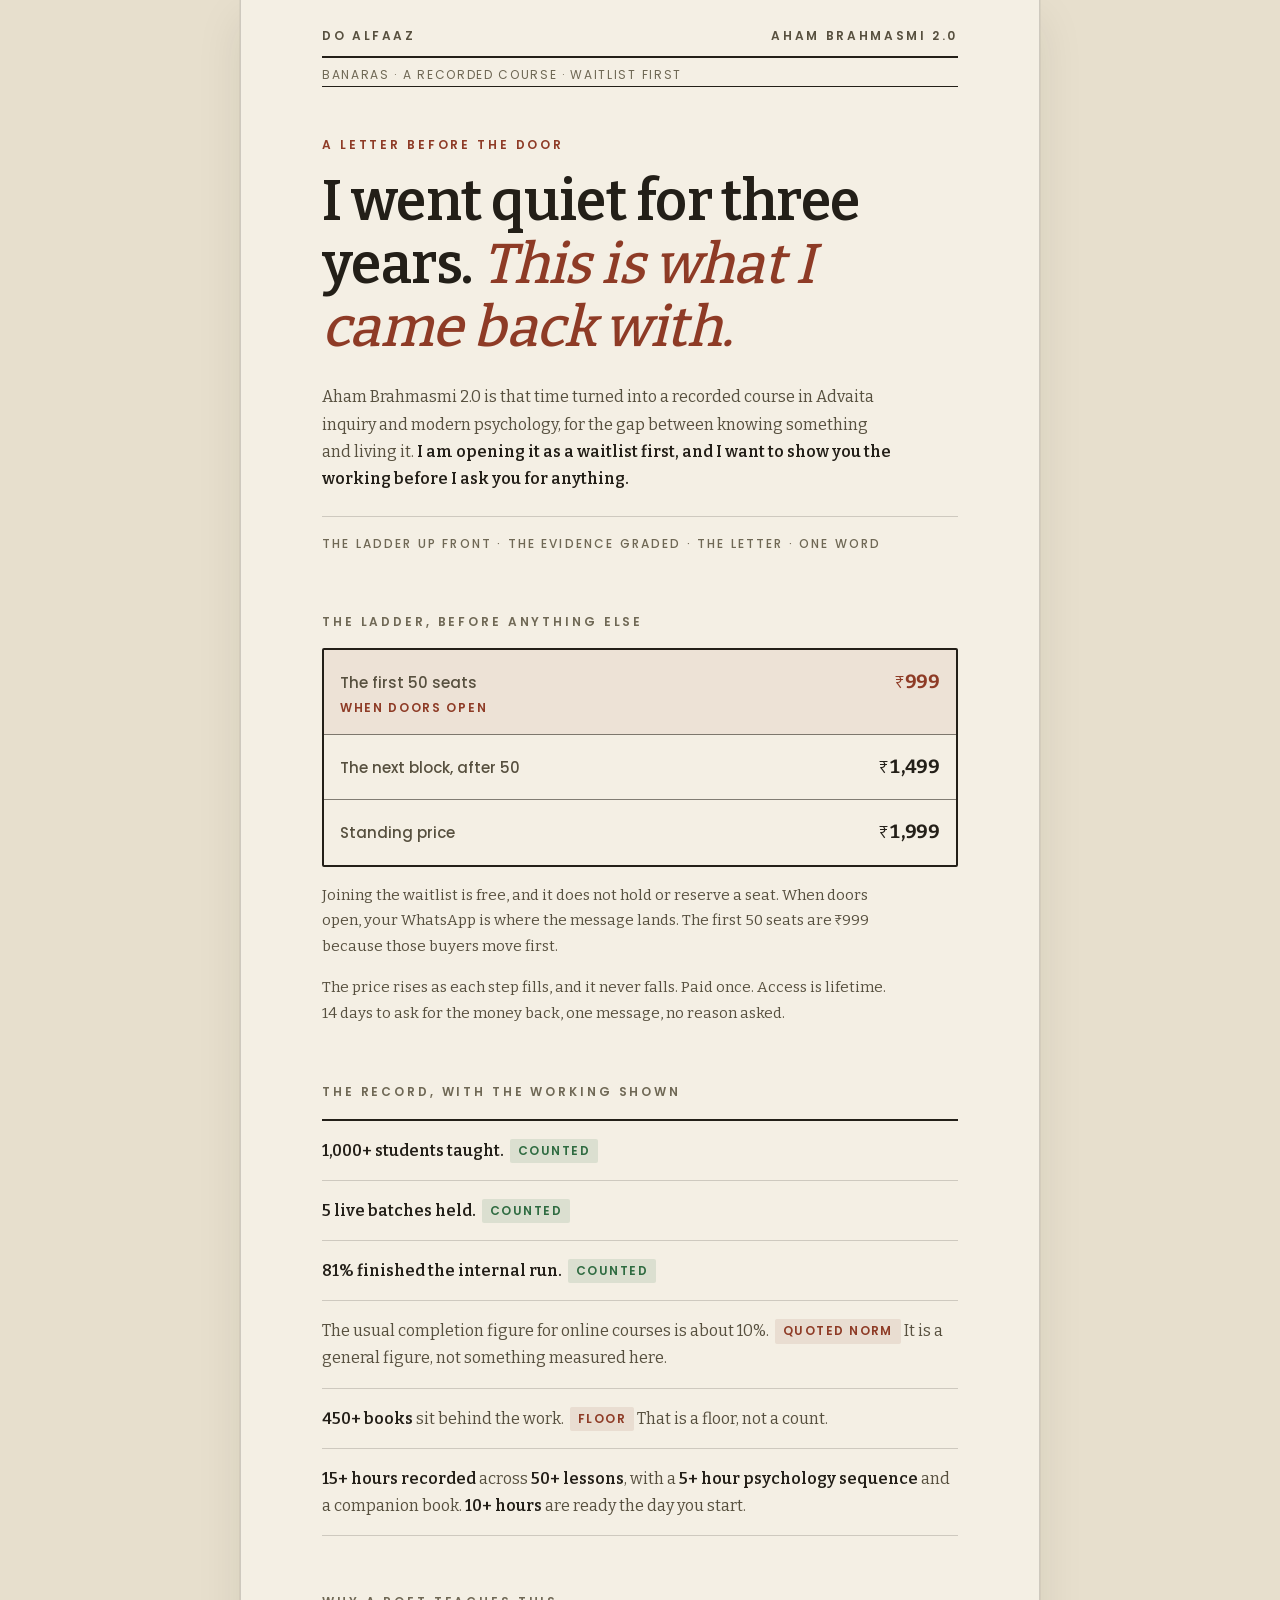
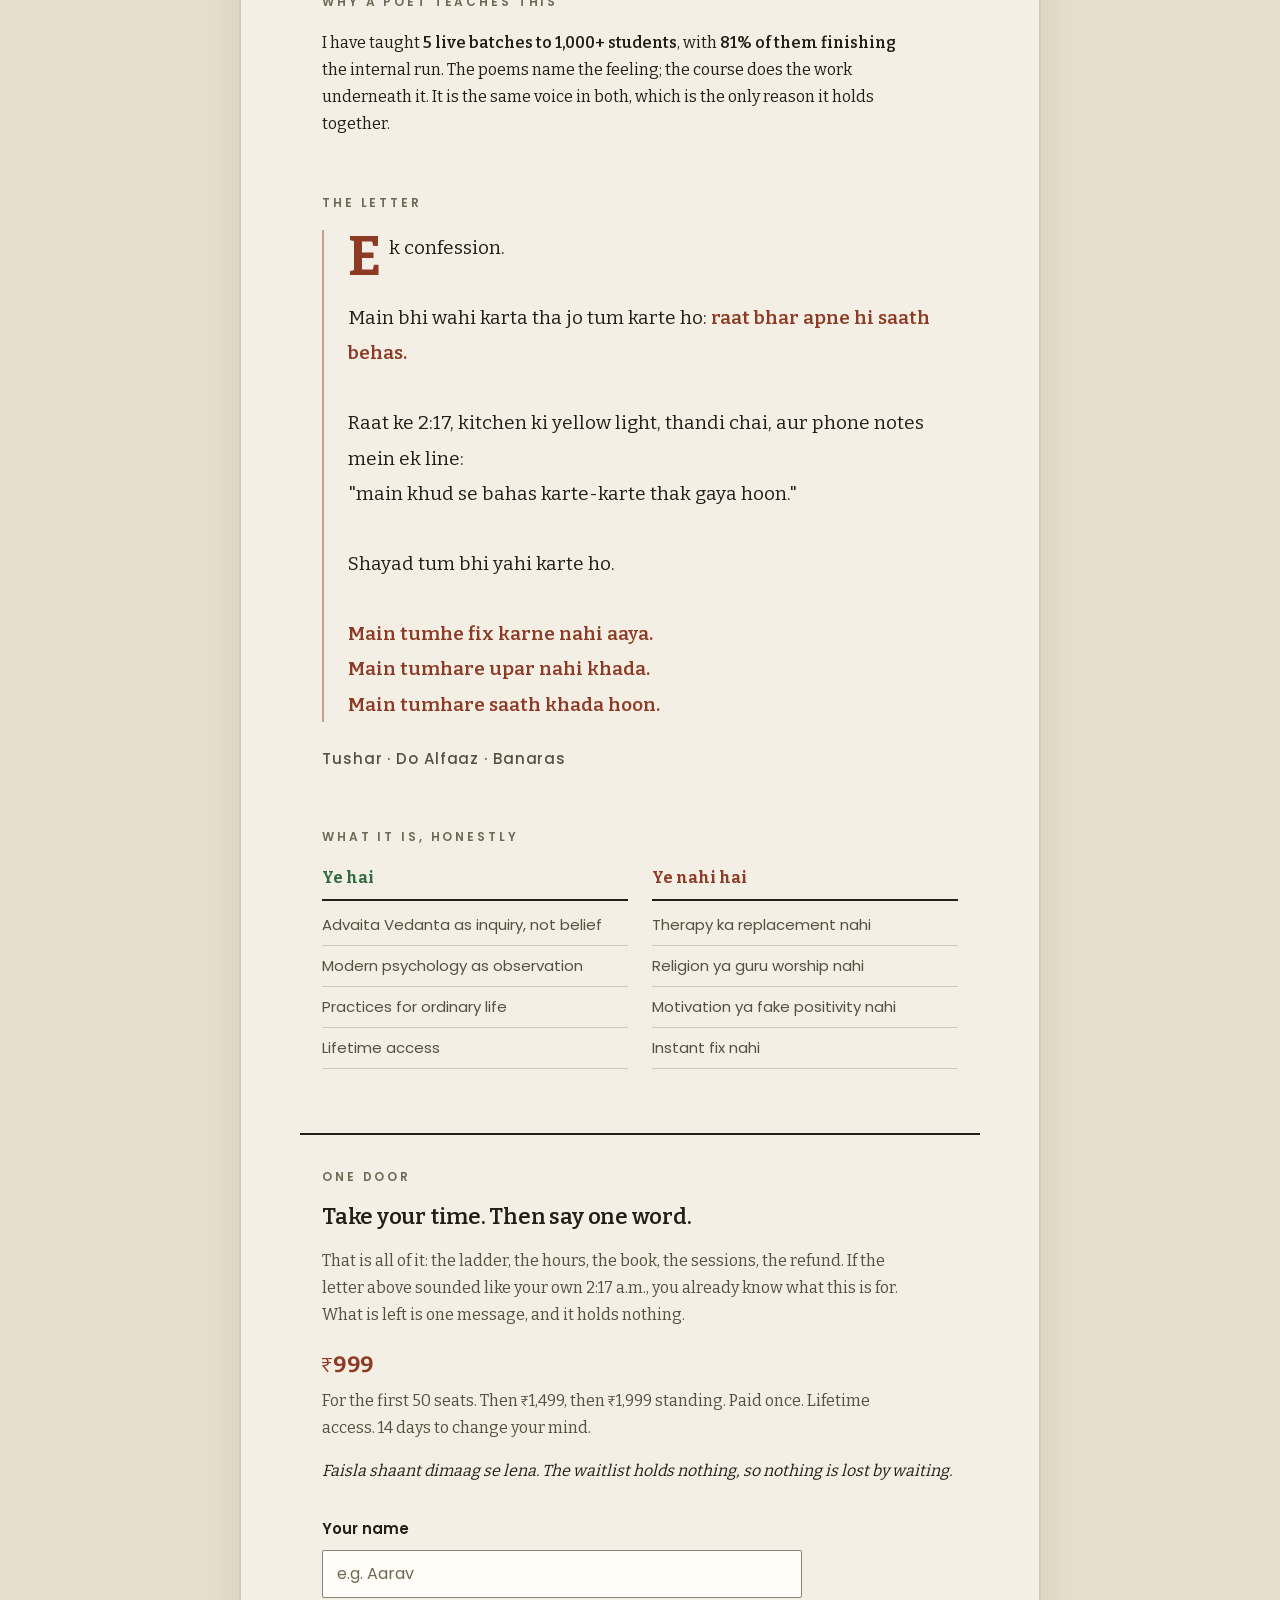
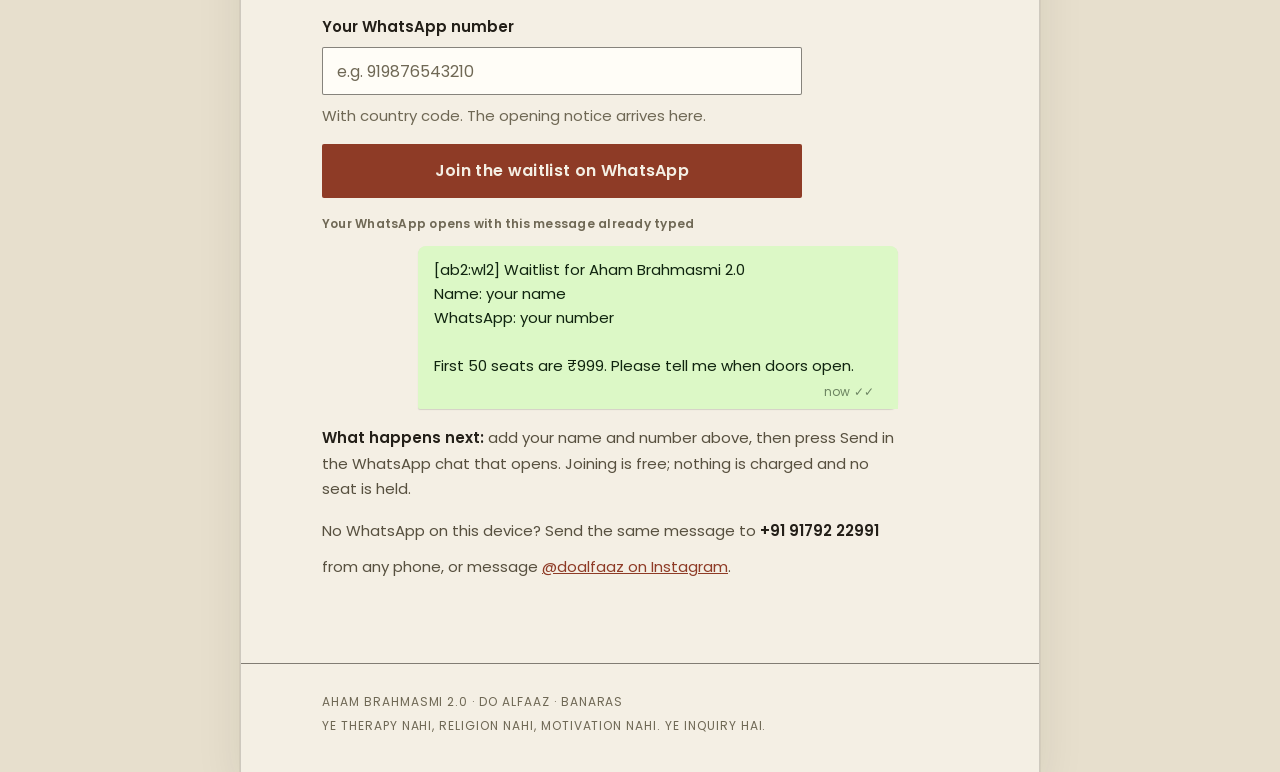
<file: ab2-waitlist.html>
<!DOCTYPE html>
<html lang="en">
<head>
<meta charset="UTF-8">
<meta name="viewport" content="width=device-width, initial-scale=1.0, viewport-fit=cover">
<title>Aham Brahmasmi 2.0 · a letter with the working shown</title>
<meta name="description" content="A waitlist-first launch. The first 50 seats are ₹999, then ₹1,499, then ₹1,999 standing. 15+ hours, 50+ lessons, a companion book. Joining the waitlist is free and nothing is charged.">
<meta property="og:type" content="website">
<meta property="og:title" content="Aham Brahmasmi 2.0 · a letter with the working shown">
<meta property="og:description" content="A waitlist-first launch. The first 50 seats are ₹999, then ₹1,499, then ₹1,999 standing. 15+ hours, 50+ lessons, a companion book. Joining the waitlist is free and nothing is charged.">
<meta property="og:image" content="https://doalfaaz.github.io/content-review/apple-touch-icon.png">
<meta name="twitter:card" content="summary_large_image">
<meta name="twitter:image" content="https://doalfaaz.github.io/content-review/apple-touch-icon.png">
<meta name="theme-color" content="#f4efe4">
<link rel="icon" href="favicon.png">
<link rel="apple-touch-icon" href="apple-touch-icon.png">
<noscript><style>#wlForm { display: none; }</style></noscript>
<style>
/* Self-hosted faces from ./fonts (same files index.html uses) so the page
   works offline. Doalfaaz Slab is the variable display face; Poppins covers
   small caps and meta; Mukta covers the Devanagari block and the ₹ sign. */
@font-face{font-family:'Doalfaaz Slab';font-style:normal;font-weight:400 900;font-display:swap;src:url('./fonts/slab-var.woff2') format('woff2');}
@font-face{font-family:'Poppins';font-style:normal;font-weight:400;font-display:swap;src:url('./fonts/poppins-400.woff2') format('woff2');}
@font-face{font-family:'Poppins';font-style:normal;font-weight:500;font-display:swap;src:url('./fonts/poppins-500.woff2') format('woff2');}
@font-face{font-family:'Poppins';font-style:normal;font-weight:600;font-display:swap;src:url('./fonts/poppins-600.woff2') format('woff2');}
@font-face{font-family:'Mukta';font-style:normal;font-weight:300 700;font-display:swap;src:url('./fonts/mukta-300-deva.woff2') format('woff2');unicode-range:U+0900-097F,U+1CD0-1CF9,U+200C-200D,U+20A8,U+20B9,U+20F0,U+25CC,U+A830-A839,U+A8E0-A8FF,U+11B00-11B09;}

:root {
  --paper: #f4efe4;
  --ink: #231f18; --ink2: #57503f; --ink3: #6f6855;
  --madder: #8e3b26; --madder-deep: #74301f;
  --green: #2f6b41;
  --rule: rgba(35,31,24,0.18); --rule-strong: rgba(35,31,24,0.55);
  --serif: 'Doalfaaz Slab', 'Mukta', Georgia, 'Times New Roman', serif;
  --sans: 'Poppins', 'Mukta', -apple-system, BlinkMacSystemFont, sans-serif;
  /* 15px floor for phone body copy, per the mobile spec. */
  /* Eyebrows/meta caps stay 12px (tracked uppercase labels, not running copy).
     Every sentence-level small style uses --fs-small at 15px. */
  --fs-micro: 0.75rem;
  --fs-small: 0.9375rem;
  --fs-body: 1rem;
  --fs-lead: 1.1875rem;
  --fs-h2: clamp(1.1875rem, 1rem + 0.9vw, 1.375rem);
  --fs-h1: clamp(2.25rem, 1.5rem + 4.4vw, 3.5rem);
  --fs-price: clamp(2.5rem, 1.7rem + 4.5vw, 3.75rem);
  /* viewport-fit=cover opts into the notch area, so every surface touching a
     screen edge carries its own inset. Zero on browsers without insets. */
  --safe-top: env(safe-area-inset-top, 0px);
  --safe-bottom: env(safe-area-inset-bottom, 0px);
}
*, *::before, *::after { box-sizing: border-box; margin: 0; padding: 0; }
html { background: #e7dfcd; }
body {
  background: var(--paper); color: var(--ink);
  font-family: var(--serif); font-size: var(--fs-body); font-weight: 400;
  line-height: 1.7; min-height: 100svh; overflow-x: hidden;
  -webkit-font-smoothing: antialiased;
}
a { color: var(--madder); }
.wrap { max-width: 680px; margin: 0 auto; padding: 0 22px; }

/* The page is a sheet of paper. On desktop it sits centred with real margins
   and a hairline, instead of running the full width of the window. */
@media (min-width: 760px) {
  body {
    max-width: 800px; margin: 0 auto; background: var(--paper);
    border-left: 1px solid var(--rule); border-right: 1px solid var(--rule);
    box-shadow: 0 0 0 1px rgba(35,31,24,0.05), 0 18px 44px rgba(35,31,24,0.09);
  }
}

/* MASTHEAD: a printed masthead, not an app bar. */
.masthead { padding-top: calc(26px + var(--safe-top)); }
.masthead-row {
  display: flex; align-items: baseline; justify-content: space-between; gap: 16px;
  font-family: var(--sans); font-size: var(--fs-micro); font-weight: 600;
  letter-spacing: 0.22em; text-transform: uppercase; color: var(--ink2);
  padding-bottom: 10px; border-bottom: 2px solid var(--ink);
}
.masthead-sub {
  font-family: var(--sans); font-size: var(--fs-micro); font-weight: 400;
  letter-spacing: 0.14em; text-transform: uppercase; color: var(--ink3);
  padding: 7px 0 0; border-bottom: 1px solid var(--ink);
}

/* HERO: the honest fact first, the ask last. */
.hero { padding: 48px 0 8px; }
.hero-kicker {
  font-family: var(--sans); font-size: var(--fs-micro); font-weight: 600;
  letter-spacing: 0.24em; text-transform: uppercase; color: var(--madder);
  margin-bottom: 16px;
}
.hero h1 {
  font-size: var(--fs-h1); font-weight: 600; letter-spacing: -0.01em;
  line-height: 1.12; margin-bottom: 24px;
}
.hero h1 em { font-style: italic; font-weight: 500; color: var(--madder); }
.hero-sub { font-size: var(--fs-body); color: var(--ink2); line-height: 1.7; max-width: 36rem; }
.hero-sub strong { color: var(--ink); font-weight: 600; }
.hero-route {
  margin-top: 24px; padding-top: 16px; border-top: 1px solid var(--rule);
  font-family: var(--sans); font-size: var(--fs-micro); font-weight: 500;
  letter-spacing: 0.18em; text-transform: uppercase; color: var(--ink3);
  line-height: 1.9;
}

/* OPENING: the ladder stated up front, before anything is asked. */
.opening { padding: 48px 0 8px; }
.section-label {
  font-family: var(--sans); font-size: var(--fs-micro); font-weight: 600;
  letter-spacing: 0.24em; text-transform: uppercase; color: var(--ink3);
  margin-bottom: 16px;
}
.ladder { border: 2px solid var(--ink); border-radius: 2px; }
.rung {
  display: flex; align-items: baseline; justify-content: space-between; gap: 16px;
  padding: 16px; border-bottom: 1px solid var(--rule-strong);
}
.rung:last-child { border-bottom: 0; }
.rung-who { font-family: var(--sans); font-size: var(--fs-small); font-weight: 500; color: var(--ink2); }
.rung-who .rung-tag {
  display: block; font-size: var(--fs-micro); font-weight: 600; letter-spacing: 0.14em;
  text-transform: uppercase; color: var(--madder); margin-top: 2px;
}
.rung-price { font-size: var(--fs-lead); font-weight: 700; color: var(--ink); letter-spacing: -0.01em; font-variant-numeric: tabular-nums; white-space: nowrap; }
.rung.rung-live { background: rgba(142,59,38,0.07); }
.rung.rung-live .rung-price { color: var(--madder); }
.ladder-note {
  font-size: var(--fs-small); color: var(--ink2); line-height: 1.7;
  margin-top: 16px; max-width: 36rem;
}
.ladder-note strong { color: var(--ink); font-weight: 600; }

/* EVIDENCE: each claim carries its grade. Nothing is rounded up. */
.evidence { padding: 48px 0 8px; }
.evidence-lede { font-size: var(--fs-body); color: var(--ink2); line-height: 1.7; max-width: 36rem; margin-bottom: 24px; }
.evidence-list { list-style: none; border-top: 2px solid var(--ink); }
.evidence-list li {
  padding: 16px 0; border-bottom: 1px solid var(--rule);
  color: var(--ink2); line-height: 1.7;
}
.evidence-list strong { color: var(--ink); font-weight: 600; }
.grade {
  display: inline-block; font-family: var(--sans); font-size: var(--fs-micro);
  font-weight: 600; letter-spacing: 0.12em; text-transform: uppercase;
  padding: 2px 8px; border-radius: 2px; margin-left: 6px; vertical-align: 1px;
  white-space: nowrap;
}
.grade-counted { background: rgba(47,107,65,0.12); color: var(--green); }
.grade-floor, .grade-quoted { background: rgba(142,59,38,0.1); color: var(--madder); }
.evidence-foot { font-size: var(--fs-small); color: var(--ink2); font-style: italic; margin-top: 16px; max-width: 36rem; }

/* WHY A POET: the specific paragraph the brief asks for. */
.why { padding: 48px 0 8px; }
.why-body { font-size: var(--fs-body); line-height: 1.7; max-width: 36rem; }
.why-body strong { font-weight: 600; }

/* LETTER: the confession set as an actual letter. */
/* The sheet is capped in ch, not rem, so the measure stays in the 60-66
   character band at every width and the block still reads as a letter. */
.letter { padding: 48px 0 8px; }
.letter-body {
  max-width: 62ch; font-size: var(--fs-lead); line-height: 1.85;
  white-space: pre-wrap; padding-left: 24px;
  border-left: 2px solid rgba(142,59,38,0.45);
}
.letter-body::first-letter {
  float: left; font-size: 2.9em; font-weight: 700; color: var(--madder);
  line-height: 0.85; padding-right: 8px; padding-top: 4px;
}
.letter-body .hl { color: var(--madder); font-weight: 600; }
.letter-sig {
  margin-top: 24px; font-family: var(--sans); font-size: var(--fs-small);
  font-weight: 500; letter-spacing: 0.06em; color: var(--ink2);
}

/* IS / ISN'T */
.honest { padding: 48px 0 8px; }
.honest-grid { display: grid; grid-template-columns: 1fr; gap: 24px; }
@media (min-width: 600px) { .honest-grid { grid-template-columns: 1fr 1fr; } }
.honest-col h3 {
  font-size: var(--fs-body); font-weight: 700; padding-bottom: 8px;
  border-bottom: 2px solid var(--ink); margin-bottom: 4px;
}
.honest-col.is h3 { color: var(--green); }
.honest-col.isnt h3 { color: var(--madder); }
.honest-col ul { list-style: none; }
.honest-col li {
  font-family: var(--sans); font-size: var(--fs-small); color: var(--ink2);
  padding: 8px 0; border-bottom: 1px solid var(--rule); line-height: 1.6;
}

/* THE DOOR: one action, the ladder, and what happens next. */
.door { padding: 56px 0 calc(72px + var(--safe-bottom)); }
.door-rule { border-top: 2px solid var(--ink); padding-top: 32px; }
.door h2 { font-size: var(--fs-h2); font-weight: 600; letter-spacing: -0.01em; line-height: 1.25; margin-bottom: 16px; max-width: 30rem; }
.door-lead { font-size: var(--fs-body); color: var(--ink2); line-height: 1.7; margin-bottom: 24px; max-width: 36rem; }
.door-price {
  font-size: var(--fs-h2); font-weight: 700; color: var(--madder);
  letter-spacing: -0.01em; line-height: 1.2; margin-bottom: 8px;
  font-variant-numeric: tabular-nums;
}
.door-facts { color: var(--ink2); margin-bottom: 16px; max-width: 36rem; line-height: 1.7; }
.door-note {
  font-size: var(--fs-body); font-style: italic; color: var(--ink);
  margin: 16px 0 32px;
}

/* FORM */
.capture-form { display: grid; gap: 16px; margin-bottom: 16px; max-width: 30rem; }
.field { display: grid; gap: 8px; }
.field-label { font-family: var(--sans); font-size: var(--fs-small); font-weight: 600; color: var(--ink); }
.field input {
  width: 100%; min-height: 48px; padding: 0 14px;
  background: #fffdf7; color: var(--ink); border: 1.5px solid var(--rule-strong);
  border-radius: 2px; font-family: var(--sans); font-size: var(--fs-body); font-weight: 400;
}
.field input::placeholder { color: var(--ink3); }
.field input:focus-visible {
  outline: 2px solid transparent; outline-offset: 2px;
  border-color: var(--madder); box-shadow: 0 0 0 3px rgba(142,59,38,0.28);
}
.field input[aria-invalid="true"] { border-color: var(--madder-deep); box-shadow: 0 0 0 1px var(--madder-deep); }
.field-hint { font-family: var(--sans); font-size: var(--fs-small); color: var(--ink3); line-height: 1.5; }
.field-err { font-family: var(--sans); font-size: var(--fs-small); font-weight: 500; color: var(--madder-deep); line-height: 1.5; }
/* Empty error and hint nodes must never hold open a gap in the 8px rhythm. */
.field-err:empty, .field-hint:empty { display: none; }
.field-err:not(:empty), .field-hint:not(:empty) { margin-top: 2px; }

.cta {
  display: inline-flex; align-items: center; justify-content: center; gap: 10px;
  min-height: 54px; padding: 0 30px; width: 100%;
  background: var(--madder); color: var(--paper);
  font-family: var(--sans); font-size: var(--fs-body); font-weight: 600;
  letter-spacing: 0.02em; text-decoration: none; border: 0; border-radius: 2px;
  cursor: pointer; transition: background 0.15s ease;
}
.cta > span { white-space: nowrap; }
/* The idle and busy labels are the only contents. On the widest labels the
   box holds them on one line; at 320px the label is allowed to wrap so the
   54px touch height is never traded for a single line. */
#wlBtn { overflow: hidden; }
#wlBtnLabel { max-width: 100%; }
.cta:hover { background: var(--madder-deep); }
.cta:active { background: var(--madder-deep); }
.cta:focus-visible { outline: 3px solid var(--ink); outline-offset: 3px; }
.wl-retry:focus-visible { outline: 3px solid var(--madder); outline-offset: 2px; }
.cta[disabled] { opacity: 0.75; cursor: progress; }
.btn-spin {
  width: 16px; height: 16px; border-radius: 50%;
  border: 2px solid rgba(244,239,228,0.4); border-top-color: var(--paper);
  animation: spin 0.7s linear infinite; display: none;
}
.cta.busy .btn-spin { display: inline-block; }
@keyframes spin { to { transform: rotate(360deg); } }

/* WHATSAPP BUBBLE PREVIEW: the exact message, shown before the tap. */
.bubble-wrap { margin-top: 16px; max-width: 36rem; }
.bubble-label {
  font-family: var(--sans); font-size: var(--fs-micro); font-weight: 600;
  letter-spacing: 0.02em; color: var(--ink3);
  margin-bottom: 12px;
}
/* Outgoing-right, so the preview reads as the message about to be sent. */
.wa-bubble {
  display: block; position: relative; background: #dcf8c6; color: #10240f;
  border-radius: 8px 8px 8px 2px; padding: 12px 16px 8px;
  font-family: var(--sans); font-size: var(--fs-small); line-height: 1.6;
  white-space: pre-wrap; word-break: break-word;
  box-shadow: 0 1px 1px rgba(35,31,24,0.15);
  margin-left: auto; max-width: min(100%, 30rem);
}
/* Tail sits inside the lower-right corner of its own box: the flat corner
   and the wedge overlap by the padding, so the shape never bleeds outside. */
.wa-bubble::after {
  content: ""; position: absolute; right: 0; bottom: 0;
  border-width: 0 0 14px 14px; border-style: solid;
  border-color: transparent transparent #dcf8c6 transparent;
}
.wa-bubble .wa-msg { display: block; }
.wa-stamp {
  display: block; text-align: right; font-family: var(--sans);
  font-size: var(--fs-micro); color: rgba(16,36,15,0.55);
  letter-spacing: 0.02em; margin-top: 4px; padding-right: 8px;
}
.next-step {
  font-family: var(--sans); font-size: var(--fs-small); color: var(--ink2);
  line-height: 1.7; margin-top: 16px; max-width: 36rem;
}
.next-step a { display: inline-flex; align-items: center; min-height: 48px; }
.next-step a:focus-visible { outline: 3px solid var(--madder); outline-offset: 2px; }
.next-step strong { color: var(--ink); font-weight: 600; }
.cta-fallback { margin-top: 18px; }
.wl-status { font-family: var(--sans); font-size: var(--fs-small); color: var(--ink2); margin-top: 12px; }
.wl-success {
  margin-top: 16px; padding: 16px; border: 1.5px solid var(--green);
  border-radius: 2px; background: rgba(47,107,65,0.07); max-width: 36rem;
}
.wl-success-title { font-weight: 600; color: var(--ink); margin-bottom: 6px; }
.wl-success p { font-family: var(--sans); font-size: var(--fs-small); color: var(--ink2); line-height: 1.7; }
.wl-retry { display: inline-flex; align-items: center; min-height: 48px; font-family: var(--sans); font-size: var(--fs-small); font-weight: 600; margin-top: 6px; }

footer {
  border-top: 1px solid var(--rule-strong);
  padding: 26px 0 calc(34px + var(--safe-bottom));
  font-family: var(--sans); font-size: var(--fs-micro); color: var(--ink3);
  letter-spacing: 0.08em; text-transform: uppercase; line-height: 2;
}

@media (max-width: 360px) {
  .wrap { padding: 0 16px; }
  .hero { padding: 32px 0 8px; }
  .letter-body { padding-left: 16px; }
  .rung { padding: 14px 12px; }
  /* Keep the full 54px touch target; buy the label its room from padding
     and tracking, which is what pushes "Opening WhatsApp…" onto two lines. */
  .cta { padding: 0 14px; letter-spacing: 0; font-size: var(--fs-small); }
  /* At 320px the fuller CTA label is allowed to wrap rather than shrink the
     touch target, and the anchor variant gets the same treatment. */
  .cta, .cta > span { white-space: normal; }
  .cta { min-height: 54px; }
}

@media (prefers-reduced-motion: reduce) {
  .cta { transition: none; }
  .btn-spin { animation: none; }
}
</style>
</head>
<body>

<header class="masthead">
  <div class="wrap">
    <div class="masthead-row">
      <span>Do Alfaaz</span>
      <span>Aham Brahmasmi 2.0</span>
    </div>
    <p class="masthead-sub">Banaras · A recorded course · waitlist first</p>
  </div>
</header>

<main>

<!-- HERO -->
<section class="hero">
  <div class="wrap">
    <p class="hero-kicker">A letter before the door</p>
    <h1>I went quiet for three years. <em>This is what I came back with.</em></h1>
    <p class="hero-sub">Aham Brahmasmi 2.0 is that time turned into a recorded course in Advaita inquiry and modern psychology, for the gap between knowing something and living it. <strong>I am opening it as a waitlist first, and I want to show you the working before I ask you for anything.</strong></p>
    <p class="hero-route">The ladder up front · the evidence graded · the letter · one word</p>
  </div>
</section>

<!-- OPENING: ladder restated plainly, joining is free -->
<section class="opening" aria-labelledby="ladderLabel">
  <div class="wrap">
    <h2 class="section-label" id="ladderLabel">The ladder, before anything else</h2>
    <div class="ladder" role="list">
      <div class="rung rung-live" id="rung1" role="listitem">
        <span class="rung-who">The first 50 seats<span class="rung-tag">when doors open</span></span>
        <span class="rung-price">₹999</span>
      </div>
      <div class="rung" id="rung2" role="listitem">
        <span class="rung-who">The next block, after 50</span>
        <span class="rung-price">₹1,499</span>
      </div>
      <div class="rung" id="rung3" role="listitem">
        <span class="rung-who">Standing price</span>
        <span class="rung-price">₹1,999</span>
      </div>
    </div>
    <p class="ladder-note">Joining the waitlist is free, and it does not hold or reserve a seat. When doors open, your WhatsApp is where the message lands. The first 50 seats are ₹999 because those buyers move first.</p>
    <p class="ladder-note">The price rises as each step fills, and it never falls. Paid once. Access is lifetime. 14 days to ask for the money back, one message, no reason asked.</p>
  </div>
</section>

<!-- EVIDENCE: every claim carries its grade -->
<section class="evidence" aria-labelledby="evidenceLabel">
  <div class="wrap">
    <h2 class="section-label" id="evidenceLabel">The record, with the working shown</h2>
    <ul class="evidence-list">
      <li><strong>1,000+ students taught.</strong><span class="grade grade-counted">counted</span></li>
      <li><strong>5 live batches held.</strong><span class="grade grade-counted">counted</span></li>
      <li><strong>81% finished the internal run.</strong><span class="grade grade-counted">counted</span></li>
      <li>The usual completion figure for online courses is about 10%.<span class="grade grade-quoted">quoted norm</span> It is a general figure, not something measured here.</li>
      <li><strong>450+ books</strong> sit behind the work.<span class="grade grade-floor">floor</span> That is a floor, not a count.</li>
      <li><strong>15+ hours recorded</strong> across <strong>50+ lessons</strong>, with a <strong>5+ hour psychology sequence</strong> and a companion book. <strong>10+ hours</strong> are ready the day you start.</li>
    </ul>
  </div>
</section>

<!-- WHY A POET -->
<section class="why" aria-labelledby="whyLabel">
  <div class="wrap">
    <h2 class="section-label" id="whyLabel">Why a poet teaches this</h2>
    <p class="why-body">I have taught <strong>5 live batches to 1,000+ students</strong>, with <strong>81% of them finishing</strong> the internal run. The poems name the feeling; the course does the work underneath it. It is the same voice in both, which is the only reason it holds together.</p>
  </div>
</section>

<!-- LETTER -->
<section class="letter" aria-labelledby="letterLabel">
  <div class="wrap">
    <h2 class="section-label" id="letterLabel">The letter</h2>
    <div class="letter-body">Ek confession.

Main bhi wahi karta tha jo tum karte ho: <span class="hl">raat bhar apne hi saath behas.</span>

Raat ke 2:17, kitchen ki yellow light, thandi chai, aur phone notes mein ek line:
"main khud se bahas karte-karte thak gaya hoon."

Shayad tum bhi yahi karte ho.

<span class="hl">Main tumhe fix karne nahi aaya.
Main tumhare upar nahi khada.
Main tumhare saath khada hoon.</span></div>
    <p class="letter-sig">Tushar · Do Alfaaz · Banaras</p>
  </div>
</section>

<!-- IS / ISN'T -->
<section class="honest" aria-labelledby="honestLabel">
  <div class="wrap">
    <h2 class="section-label" id="honestLabel">What it is, honestly</h2>
    <div class="honest-grid">
      <div class="honest-col is">
        <h3>Ye hai</h3>
        <ul>
          <li>Advaita Vedanta as inquiry, not belief</li>
          <li>Modern psychology as observation</li>
          <li>Practices for ordinary life</li>
          <li>Lifetime access</li>
        </ul>
      </div>
      <div class="honest-col isnt">
        <h3>Ye nahi hai</h3>
        <ul>
          <li>Therapy ka replacement nahi</li>
          <li>Religion ya guru worship nahi</li>
          <li>Motivation ya fake positivity nahi</li>
          <li>Instant fix nahi</li>
        </ul>
      </div>
    </div>
  </div>
</section>

<!-- THE DOOR -->
<section class="door" aria-labelledby="doorTitle">
  <div class="wrap door-rule">
    <p class="section-label">One door</p>
    <h2 id="doorTitle">Take your time. Then say one word.</h2>
    <p class="door-lead">That is all of it: the ladder, the hours, the book, the sessions, the refund. If the letter above sounded like your own 2:17 a.m., you already know what this is for. What is left is one message, and it holds nothing.</p>
    <p class="door-price">₹999</p>
    <p class="door-facts">For the first 50 seats. Then ₹1,499, then ₹1,999 standing. Paid once. Lifetime access. 14 days to change your mind.</p>
    <p class="door-note">Faisla shaant dimaag se lena. The waitlist holds nothing, so nothing is lost by waiting.</p>

    <form class="capture-form" id="wlForm" autocomplete="on" novalidate>
      <div class="field">
        <label class="field-label" for="wlName">Your name</label>
        <input type="text" id="wlName" name="name" placeholder="e.g. Aarav" autocomplete="name" required maxlength="60">
        <p class="field-err" id="wlNameErr" role="alert"></p>
      </div>
      <div class="field">
        <label class="field-label" for="wlNum">Your WhatsApp number</label>
        <input type="tel" id="wlNum" name="whatsapp" placeholder="e.g. 919876543210" autocomplete="tel" inputmode="tel" required maxlength="15" aria-describedby="wlNumHint">
        <p class="field-hint" id="wlNumHint">With country code. The opening notice arrives here.</p>
        <p class="field-err" id="wlNumErr" role="alert"></p>
      </div>
      <button type="submit" class="cta" id="wlBtn"><span class="btn-spin" aria-hidden="true"></span><span id="wlBtnLabel">Join the waitlist on WhatsApp</span></button>
    </form>

    <p class="cta-fallback" id="wlFallback"><a class="cta" href="https://wa.me/919179222991?text=%5Bab2%3Awl2%5D%20Waitlist%20for%20Aham%20Brahmasmi%202.0%0AName%3A%20(your%20name)%0AWhatsApp%3A%20(your%20number)%0A%0AFirst%2050%20seats%20are%20%E2%82%B9999.%20Please%20tell%20me%20when%20doors%20open." id="wlFallbackLink">Join the waitlist on WhatsApp</a></p>

    <div class="bubble-wrap">
      <p class="bubble-label" id="bubbleLabel">Your WhatsApp opens with this message already typed</p>
      <p class="wa-bubble" id="wlBubble"><span class="wa-msg" id="wlBubbleMsg">[ab2:wl2] Waitlist for Aham Brahmasmi 2.0
Name: your name
WhatsApp: your number

First 50 seats are ₹999. Please tell me when doors open.</span><span class="wa-stamp" aria-hidden="true">now ✓✓</span></p>
      <p class="next-step" id="wlNext"><strong>What happens next:</strong> add your name and number above, then press Send in the WhatsApp chat that opens. Joining is free; nothing is charged and no seat is held.</p>
    </div>

    <p class="wl-status" id="wlStatus" role="status"></p>
    <div class="wl-success" id="wlDone" hidden>
      <p class="wl-success-title">Press Send in WhatsApp.</p>
      <p id="wlDoneMsg" role="status"></p>
      <p>Nothing was sent from this page. You are on the list once you press Send there.</p>
      <a href="#" class="wl-retry" id="wlRetry">WhatsApp did not open? Tap to try again</a>
    </div>

    <p class="next-step">No WhatsApp on this device? Send the same message to <strong>+91 91792 22991</strong> from any phone, or message <a href="https://www.instagram.com/doalfaaz/" target="_blank" rel="noopener">@doalfaaz on Instagram</a>.</p>
  </div>
</section>

</main>

<footer>
  <div class="wrap">
    <p>Aham Brahmasmi 2.0 · Do Alfaaz · Banaras</p>
    <p>Ye therapy nahi, religion nahi, motivation nahi. Ye inquiry hai.</p>
  </div>
</footer>

<script>
(function(){
  "use strict";

  // Ladder highlight follows AB2.step so the live rung is never guessed by
  // the visitor. Defaults to the first rung (₹999) and changes nothing if
  // the config is absent.
  var cfg = window.AB2 || {};
  var step = cfg.step === 2 || cfg.step === 3 ? cfg.step : 1;
  [1, 2, 3].forEach(function(n){
    var rung = document.getElementById('rung' + n);
    if (rung) { rung.classList.toggle('rung-live', n === step); }
  });

  // WhatsApp handoff: name + number -> wa.me deep link with the [ab2:wl2] tag.
  // The visitor's own WhatsApp opens with the message pre-filled to Tushar's
  // number; nothing is sent until they press send in the chat.
  var WL_NUMBER = '919179222991'; // Tushar's WhatsApp in international wa.me format
  var form = document.getElementById('wlForm');
  if (!form) { return; }

  var nameEl = document.getElementById('wlName');
  var numEl  = document.getElementById('wlNum');
  var nameErr = document.getElementById('wlNameErr');
  var numErr  = document.getElementById('wlNumErr');
  var btn = document.getElementById('wlBtn');
  var btnLabel = document.getElementById('wlBtnLabel');
  var status = document.getElementById('wlStatus');
  var done = document.getElementById('wlDone');
  var doneMsg = document.getElementById('wlDoneMsg');
  var retry = document.getElementById('wlRetry');
  var fallback = document.getElementById('wlFallback');
  var bubbleMsg = document.getElementById('wlBubbleMsg');
  var btnText = btnLabel.textContent;
  // JS is on: the form builds the same wa.me link itself, so the static
  // no-JS fallback button would duplicate the CTA. Hide it; keep the bubble
  // preview visible because it is filled with the live message.
  if (fallback) { fallback.hidden = true; }

  function reject(input, errEl, msg) {
    errEl.textContent = msg;
    input.setAttribute('aria-invalid', 'true');
    input.focus();
  }
  function clearField(input, errEl) {
    errEl.textContent = '';
    input.removeAttribute('aria-invalid');
  }
  // The preview stays honest while typing: real values where entered, plain
  // placeholders where not, so it always matches the message that will send.
  function buildMessage(name, num) {
    return '[ab2:wl2] Waitlist for Aham Brahmasmi 2.0\n'
      + 'Name: ' + (name || 'your name') + '\n'
      + 'WhatsApp: ' + (num || 'your number') + '\n\n'
      + 'First 50 seats are ₹999. Please tell me when doors open.';
  }
  function paintBubble() {
    if (!bubbleMsg) { return; }
    var name = (nameEl.value || '').trim();
    var num = (numEl.value || '').replace(/[^\d]/g, '');
    bubbleMsg.textContent = buildMessage(name, num);
  }
  nameEl.addEventListener('input', function(){ clearField(nameEl, nameErr); paintBubble(); });
  numEl.addEventListener('input', function(){ clearField(numEl, numErr); paintBubble(); });

  form.addEventListener('submit', function(e){
    e.preventDefault();
    var name = (nameEl.value || '').trim();
    var num  = (numEl.value || '').replace(/[^\d]/g, '');
    clearField(nameEl, nameErr);
    clearField(numEl, numErr);
    status.textContent = '';

    if (!name) {
      reject(nameEl, nameErr, 'Please enter your name so the message can be addressed.');
      return;
    }
    if (num.length < 10 || num.length > 13) {
      reject(numEl, numErr, 'Enter your WhatsApp number with country code, 10 to 13 digits, e.g. 919876543210.');
      return;
    }

    var msg = buildMessage(name, num);
    var url = 'https://wa.me/' + WL_NUMBER + '?text=' + encodeURIComponent(msg);

    // Pending state: disable the button, paint the status, then hand off.
    // If the handoff fails silently (no WhatsApp installed, blocked popup),
    // the success card doubles as the recovery path with the same link.
    retry.href = url;
    paintBubble();
    btn.disabled = true;
    btn.classList.add('busy');
    btnLabel.textContent = 'Opening WhatsApp…';
    status.textContent = 'Opening WhatsApp with your message ready.';
    window.location.href = url;

    setTimeout(function(){
      btn.disabled = false;
      btn.classList.remove('busy');
      btnLabel.textContent = btnText;
      status.textContent = '';
      done.hidden = false;
      // Fill the polite live region a tick after the panel is visible so the
      // announcement fires reliably instead of being swallowed while hidden.
      setTimeout(function(){
        doneMsg.textContent = 'WhatsApp opened with your waitlist message ready to send.';
      }, 60);
    }, 1400);
  });

})();
</script>
</body>
</html>
</file>
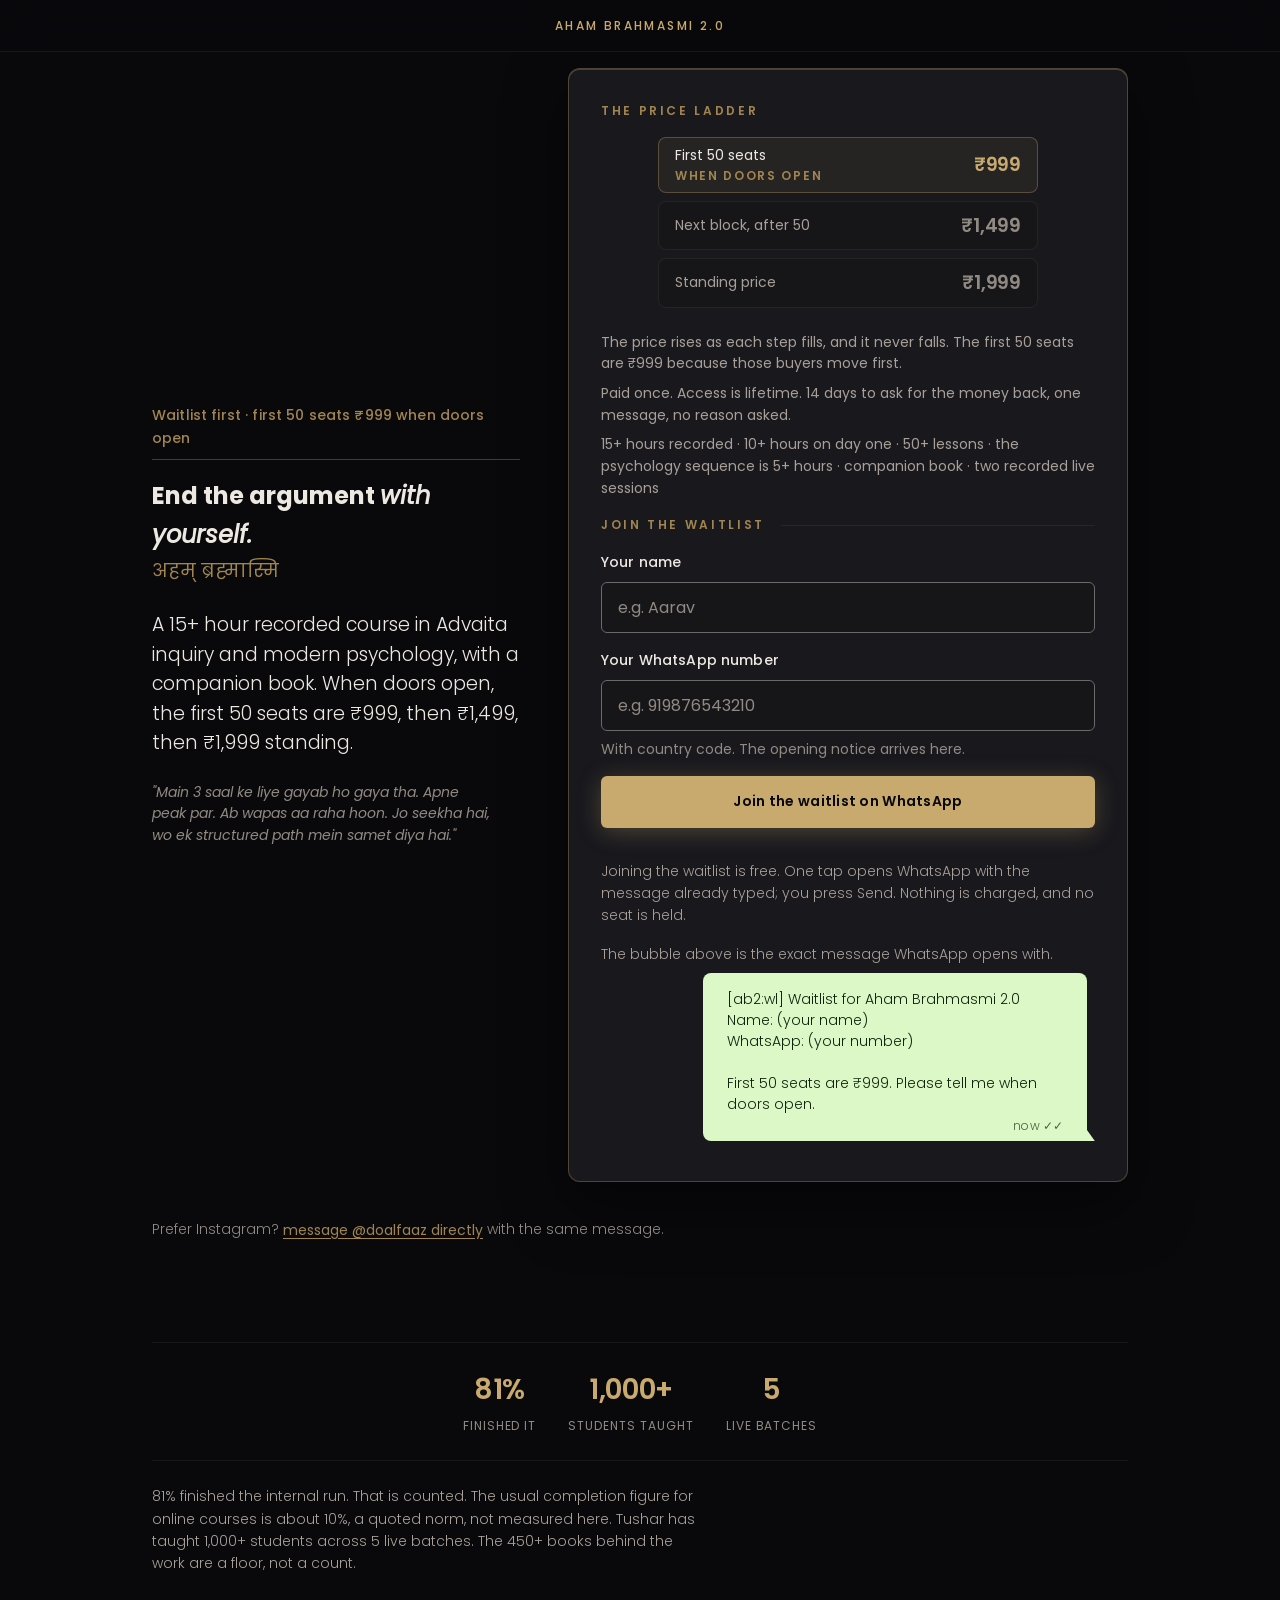
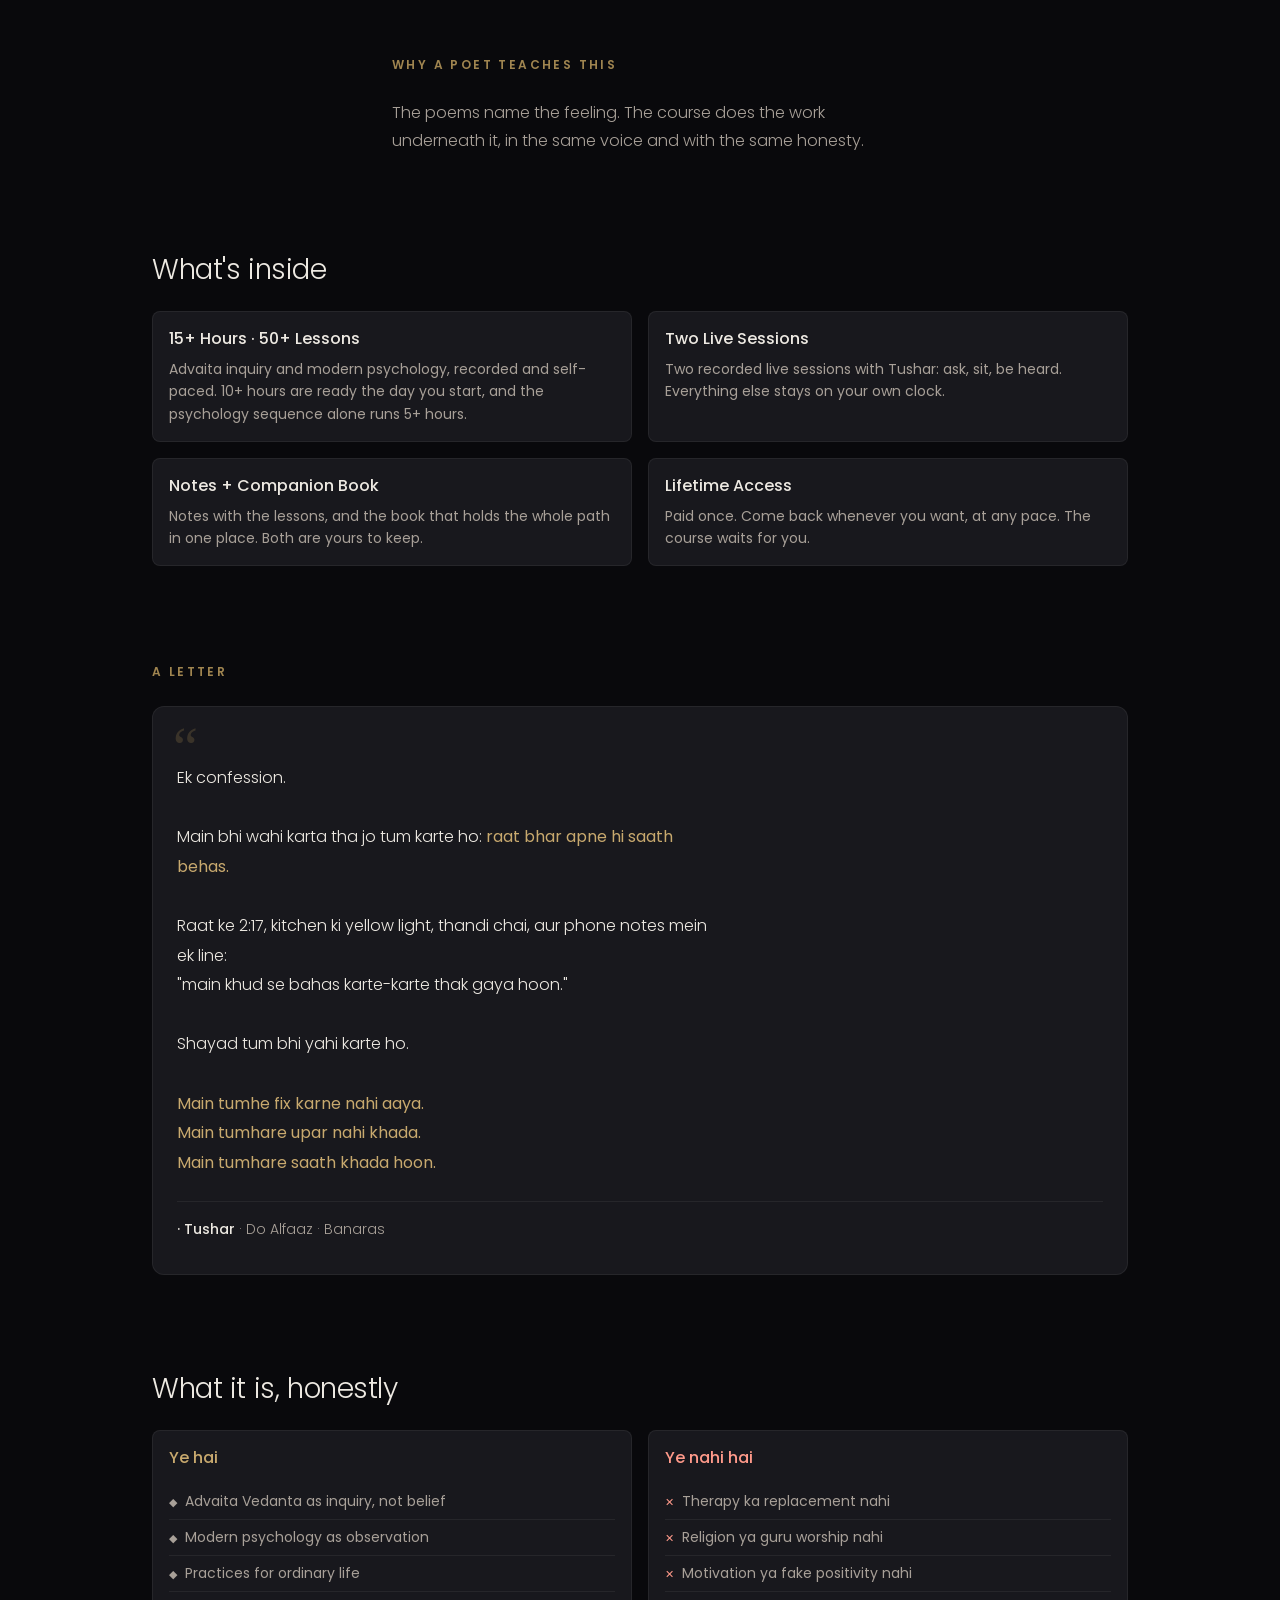
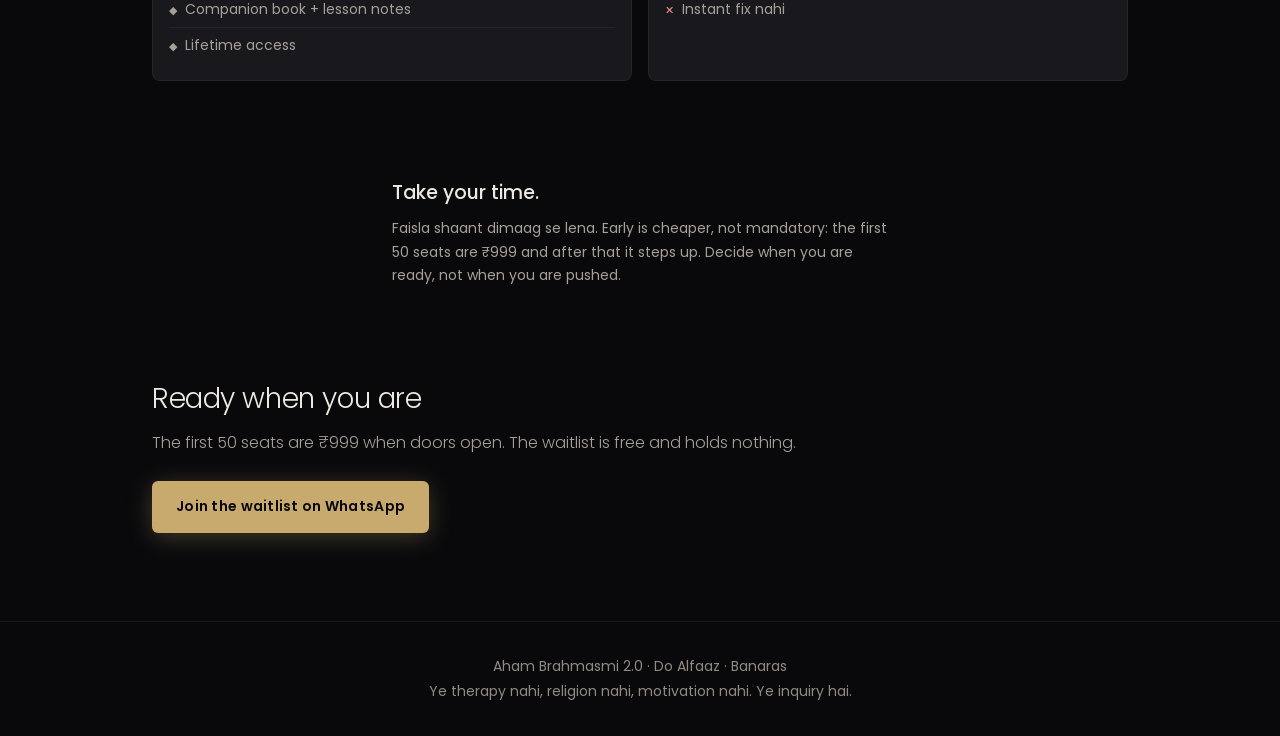
<file: waitlist.html>
<!DOCTYPE html>
<html lang="en">
<head>
<meta charset="UTF-8">
<meta name="viewport" content="width=device-width, initial-scale=1.0, viewport-fit=cover">
<title>Aham Brahmasmi 2.0 · recorded course</title>
<meta name="description" content="A recorded course on the gap between knowing and doing. Join free: the first 50 seats are ₹999, then ₹1,499, then ₹1,999. 15+ hours, a companion book, lifetime access, 14-day refund.">
<meta property="og:type" content="website">
<meta property="og:title" content="Aham Brahmasmi 2.0 · recorded course">
<meta property="og:description" content="A recorded course on the gap between knowing and doing. Join free: the first 50 seats are ₹999, then ₹1,499, then ₹1,999. 15+ hours, a companion book, lifetime access, 14-day refund.">
<meta property="og:image" content="https://doalfaaz.github.io/content-review/apple-touch-icon.png">
<meta name="twitter:card" content="summary_large_image">
<meta name="twitter:image" content="https://doalfaaz.github.io/content-review/apple-touch-icon.png">
<meta name="theme-color" content="#09090c">
<link rel="icon" href="favicon.png">
<link rel="apple-touch-icon" href="apple-touch-icon.png">
<noscript><style>#wlForm { display: none; }
</style></noscript>
<style>
/* Self-hosted faces from ./fonts (same files index.html uses) so the page
   works offline. Mukta covers the Devanagari block and the ₹ sign. */
@font-face{font-family:'Poppins';font-style:normal;font-weight:300;font-display:swap;src:url('./fonts/poppins-300.woff2') format('woff2');}
@font-face{font-family:'Poppins';font-style:normal;font-weight:400;font-display:swap;src:url('./fonts/poppins-400.woff2') format('woff2');}
@font-face{font-family:'Poppins';font-style:italic;font-weight:400;font-display:swap;src:url('./fonts/poppins-400i.woff2') format('woff2');}
@font-face{font-family:'Poppins';font-style:normal;font-weight:500;font-display:swap;src:url('./fonts/poppins-500.woff2') format('woff2');}
@font-face{font-family:'Poppins';font-style:normal;font-weight:600;font-display:swap;src:url('./fonts/poppins-600.woff2') format('woff2');}
@font-face{font-family:'Poppins';font-style:normal;font-weight:700;font-display:swap;src:url('./fonts/poppins-700.woff2') format('woff2');}
@font-face{font-family:'Mukta';font-style:normal;font-weight:300 700;font-display:swap;src:url('./fonts/mukta-300-deva.woff2') format('woff2');unicode-range:U+0900-097F,U+1CD0-1CF9,U+200C-200D,U+20A8,U+20B9,U+20F0,U+25CC,U+A830-A839,U+A8E0-A8FF,U+11B00-11B09;}

:root {
  --bg: #09090c; --bg2: #0f1014; --bg3: #161619; --bg4: #1c1c21;
  --surface: #18181d; --surface2: #1e1e24;
  --gold: #c8a96e; --gold-dim: #a08550; --gold-pale: #e8d5a8;
  --err: #ff9a8a;
  --text: #ede9e2; --text2: #a8a098; --text3: #918a82;
  --border: rgba(255,255,255,0.06); --border-gold: rgba(200,169,110,0.32);
  --radius: 8px; --radius-lg: 12px;
  --ease: cubic-bezier(0.22, 1, 0.36, 1);
  /* Spacing is a single 8px rhythm; only the label-to-input tie uses 4px. */
  --sp: 8px;
  --sp-2: calc(var(--sp) * 2);
  --sp-3: calc(var(--sp) * 3);
  --sp-4: calc(var(--sp) * 4);
  --sp-5: calc(var(--sp) * 5);
  --sp-6: calc(var(--sp) * 6);
  /* Type scale. Five sizes on a 16px base: 12 / 14 / 16 / 19 / display.
     Tracking tightens as size grows, and line-height shrinks as size grows. */
  --fs-micro: 0.75rem;
  --fs-small: 0.875rem;
  --fs-body: 1rem;
  --fs-lead: 1.1875rem;
  --fs-h2: clamp(1.375rem, 1rem + 1.9vw, 1.75rem);
  --fs-h1: clamp(2.125rem, 1.35rem + 3.9vw, 3.25rem);
  --sans: 'Poppins', 'Mukta', -apple-system, BlinkMacSystemFont, sans-serif;
}
*, *::before, *::after { box-sizing: border-box; margin: 0; padding: 0; }
html { scroll-behavior: smooth; }
body {
  background: var(--bg); color: var(--text);
  font-family: var(--sans); font-size: var(--fs-body); font-weight: 300;
  /* 100svh first is the floor for browsers without dvh; 100dvh tracks the
     visible viewport as browser chrome collapses and expands. */
  line-height: 1.65; min-height: 100svh; min-height: 100dvh; overflow-x: hidden;
  -webkit-font-smoothing: antialiased;
}
a { color: var(--gold); text-decoration: none; }
/* 1024px is the width from which the two-column join layout is worth it, so
   the single-column shell stops growing there rather than at 680px. */
.container { max-width: 1024px; margin: 0 auto; padding: 0 24px; }
/* Body copy measure: 34rem at 16px is 61 characters on this face, inside the
   60-68 target. Left-aligned, so it holds without auto margins. */
.measure { max-width: 34rem; }
/* The long prose sections keep the narrow shell even once .container widens. */
.container > .proof-note { margin-bottom: var(--sp-4); }

/* NAV */
.nav {
  position: sticky; top: 0; z-index: 100;
  background: rgba(9,9,12,0.92); backdrop-filter: blur(20px) saturate(180%);
  border-bottom: 1px solid var(--border);
  height: calc(52px + env(safe-area-inset-top, 0px));
  display: flex; align-items: center; justify-content: center;
  /* Keep a full 52px content row after adding the notch inset. */
  padding-top: env(safe-area-inset-top, 0px);
  padding-left: max(20px, env(safe-area-inset-left, 0px));
  padding-right: max(20px, env(safe-area-inset-right, 0px));
  padding-bottom: 0;
}
.nav-brand { font-size: var(--fs-micro); font-weight: 500; color: var(--gold); letter-spacing: 0.2em; text-transform: uppercase; }

/* HERO */
.hero { padding: var(--sp-6) 0 var(--sp-4); text-align: center; }
.hero-eyebrow {
  display: inline-block; font-size: var(--fs-small); font-weight: 500;
  letter-spacing: 0.01em; color: var(--gold-dim);
  margin-bottom: var(--sp-2); padding: 0 0 9px; border-bottom: 1px solid var(--border-gold);
}
.hero h1 {
  font-size: var(--fs-h1); font-weight: 300; letter-spacing: -0.03em;
  line-height: 1.08; margin-bottom: var(--sp-2);
}
.hero h1 em { font-style: italic; font-weight: 400; color: var(--gold); }
.hero-sub { font-size: var(--fs-lead); color: var(--text); margin: 0 0 var(--sp-3); line-height: 1.55; }
/* The mahavakya set in Mukta under the English headline: the course's real
   name, treated as a signature rather than decoration. No letter-spacing —
   tracking breaks the shirorekha. */
.hero-deva { font-size: var(--fs-lead); font-weight: 400; color: var(--gold-dim); margin: 0 0 var(--sp-3); }
.hero-voice {
  font-size: var(--fs-small); color: var(--text3); margin: 0 auto;
  font-style: italic; line-height: 1.55;
}

/* JOIN — the page's one job: offer facts and the form share one card so the
   action is the first thing under the hero, not a scroll away. */
.join-section { padding: var(--sp-2) 0 var(--sp-6); }
.offer-card {
  background: var(--surface); border: 1px solid var(--border-gold);
  border-radius: var(--radius-lg); padding: var(--sp-4) var(--sp-4); text-align: center;
  box-shadow: inset 0 1px 0 rgba(200,169,110,0.28), 0 24px 60px rgba(0,0,0,0.5);
}
.offer-label {
  font-size: var(--fs-micro); font-weight: 600; letter-spacing: 0.22em;
  text-transform: uppercase; color: var(--gold-dim); margin-bottom: var(--sp-2);
}
/* The ladder is the offer, so it is drawn as a ladder: three rungs, the
   live one picked out in gold. Honest urgency (price rises as seats fill),
   shown as a built object rather than dressed up. */
.ladder { display: flex; flex-direction: column; gap: var(--sp); max-width: 380px; margin: var(--sp) auto var(--sp-3); }
.rung {
  display: flex; align-items: center; justify-content: space-between; gap: var(--sp-2);
  min-height: 48px; padding: var(--sp) var(--sp-2); border-radius: var(--radius);
  background: var(--bg3); border: 1px solid var(--border); text-align: left;
}
.rung-live { border-color: var(--border-gold); background: rgba(200,169,110,0.08); }
.rung-who { font-size: var(--fs-small); color: var(--text2); font-weight: 400; line-height: 1.35; }
.rung-live .rung-who { color: var(--text); }
.rung-price {
  font-size: var(--fs-lead); font-weight: 600; color: var(--text3);
  letter-spacing: -0.01em; font-variant-numeric: tabular-nums; white-space: nowrap;
}
.rung-live .rung-price { color: var(--gold); }
.rung-tag {
  display: block; font-size: var(--fs-micro); font-weight: 600; letter-spacing: 0.14em;
  text-transform: uppercase; color: var(--gold-dim); margin-top: 3px;
}
.ladder-note { font-size: var(--fs-small); color: var(--text2); font-weight: 400; line-height: 1.55; max-width: 34rem; margin: 0 0 var(--sp); }
.ladder-note:last-of-type { margin-bottom: var(--sp-2); }
/* The one cohort-conditional fact gets its own line, stated flatly rather
   than dressed as urgency. */
.offer-bonus { font-size: var(--fs-small); color: var(--text2); font-weight: 400; margin-bottom: var(--sp-3); line-height: 1.55; }
/* A named second block on a flanked rule: on phones the card is taller than
   the first viewport, so the form below the fold gets its own header
   instead of reading as a truncated offer. */
.form-title {
  display: flex; align-items: center; gap: var(--sp-2);
  margin-top: var(--sp-4); margin-bottom: var(--sp-3);
  font-size: var(--fs-micro); font-weight: 600; letter-spacing: 0.22em;
  text-transform: uppercase; color: var(--gold-dim);
}
.form-title::before, .form-title::after {
  content: ''; flex: 1; height: 1px; background: var(--border);
}

/* CAPTURE FORM — name + WhatsApp number -> wa.me deep link */
.capture-form { width: 100%; max-width: 400px; margin: 0 auto; display: flex; flex-direction: column; gap: var(--sp-3); text-align: left; }
.field { display: flex; flex-direction: column; }
.field-label { font-size: var(--fs-small); font-weight: 500; color: var(--text); letter-spacing: 0.01em; margin-bottom: var(--sp); }
.field-hint { font-size: var(--fs-small); color: var(--text3); font-weight: 400; line-height: 1.45; margin-top: var(--sp); }
/* L31-FAILURE-STATE-MATRIX (WL2490): validation failures are painted and
   announced per field (role=alert), never a silent focus(). The element is
   always rendered so the live region is registered at load; when empty it
   collapses to zero height and margin instead of display:none, which some
   screen readers never announce. */
.field-err { font-size: var(--fs-small); color: var(--err); font-weight: 400; line-height: 1.45; margin-top: var(--sp); }
.field-err:empty { margin-top: 0; height: 0; overflow: hidden; }
/* L24-01 / WL9729 (2026-09-19): field boundary is solid #6a6a6a, 3.68:1 against
   --bg and 3.34:1 against the #161619 fill, so the inputs clear the 3:1
   non-text floor (WCAG 1.4.11). Focus reads louder: gold border plus a 3px
   gold-pale outline at 13.74:1. Font-size stays 16px so iOS does not auto-zoom. */
.capture-form input {
  width: 100%; min-height: 48px; padding: 12px var(--sp-2); background: var(--bg3); color: var(--text);
  border: 1px solid #6a6a6a; border-radius: 6px;
  font-family: var(--sans); font-size: var(--fs-body); font-weight: 400;
  outline: none; transition: border-color 0.15s var(--ease);
}
.capture-form input:focus { border-color: var(--gold-dim); }
.capture-form input:focus-visible { outline: 3px solid var(--gold-pale); outline-offset: 2px; border-color: var(--gold); }
.capture-form input::placeholder { color: var(--text3); }
.capture-form input[aria-invalid="true"] { border-color: var(--err); }
.capture-form input[aria-invalid="true"]:focus-visible { outline-color: var(--err); }

.cta-main {
  display: inline-flex; align-items: center; justify-content: center; gap: var(--sp);
  min-height: 52px; padding: 0 var(--sp-3); background: var(--gold); color: var(--bg);
  font-family: var(--sans); font-size: var(--fs-small); font-weight: 600;
  letter-spacing: 0.02em; border: none; border-radius: 6px; cursor: pointer;
  transition: transform 0.18s var(--ease), box-shadow 0.25s var(--ease), opacity 0.18s var(--ease);
  box-shadow: 0 4px 24px rgba(200,169,110,0.3);
  text-decoration: none;
}
/* Labels stay on one line where they fit. At 320px the longer label wraps
   instead of ellipsing, so the touch height (52px) is never traded away. */
.cta-main > span { white-space: nowrap; }
@media (max-width: 360px) {
  .cta-main { padding: 0 var(--sp-2); font-size: var(--fs-small); letter-spacing: 0.01em; }
  .cta-main, .cta-main > span { white-space: normal; }
}
.cta-main:hover { transform: translateY(-2px); box-shadow: 0 8px 32px rgba(200,169,110,0.4); }
.cta-main:active { transform: translateY(0); }
.cta-main:focus-visible { outline: 3px solid var(--gold-pale); outline-offset: 3px; }
.cta-main[disabled] { opacity: 0.75; cursor: default; transform: none; }
.cta-main .btn-spin {
  display: none; width: 15px; height: 15px; border-radius: 50%;
  border: 2px solid rgba(9,9,12,0.3); border-top-color: var(--bg);
  animation: spin 0.7s linear infinite;
}
.cta-main.busy .btn-spin { display: inline-block; }
@keyframes spin { to { transform: rotate(360deg); } }

/* PHASE TEXT — the one line under the button. It changes with the form's
   state instead of three separate paragraphs all describing the same handoff. */
.cta-phase { font-size: var(--fs-small); color: var(--text2); margin-top: var(--sp-2); line-height: 1.6; }
.cta-phase[hidden] { display: none; }

/* Always rendered for the same live-region reason as .field-err. */
.wl-status { font-size: var(--fs-small); color: var(--text2); line-height: 1.5; margin-top: var(--sp-2); }
.wl-status:empty { margin-top: 0; height: 0; overflow: hidden; }
.wl-success {
  margin-top: var(--sp-2); padding: var(--sp-2) var(--sp-3); text-align: left;
  border: 1px solid var(--border-gold); border-radius: var(--radius);
  background: rgba(200,169,110,0.07);
}
.wl-success[hidden] { display: none; }
.wl-success-title { font-size: var(--fs-body); font-weight: 500; color: var(--gold); margin-bottom: var(--sp); }
.wl-success p { font-size: var(--fs-small); color: var(--text2); line-height: 1.55; }
.wl-retry { display: inline-block; margin-top: var(--sp); font-size: var(--fs-small); font-weight: 500; color: var(--gold); text-decoration: underline; text-underline-offset: 3px; }
.wl-retry:focus-visible { outline: 3px solid var(--gold-pale); outline-offset: 2px; }

.cta-sub { font-size: var(--fs-small); color: var(--text2); margin-top: var(--sp-3); line-height: 1.6; }
/* The preview and wa.me link use the same message builder. */
.wa-bubble {
  /* Outgoing WhatsApp message: right-aligned in its own box, 8px clear of the
     right edge because the tail is drawn 8px outside via right:-8px. */
  display: block; position: relative; margin: var(--sp) 8px var(--sp) auto;
  padding: var(--sp-2) var(--sp-3) 6px;
  max-width: min(24rem, calc(100% - 8px));
  text-align: left; background: #dcf8c6; color: #10240f; border: none;
  border-radius: 8px 8px 2px 8px; font-size: var(--fs-small);
  line-height: 1.5; white-space: pre-line; overflow-wrap: anywhere;
}
.wa-bubble::after {
  content: ""; position: absolute; right: -8px; bottom: 0;
  width: 10px; height: 14px; background: #dcf8c6;
  clip-path: polygon(0 0, 0 100%, 100% 100%);
}
.wa-bubble .wa-stamp {
  display: block; margin-top: 2px; text-align: right;
  font-size: var(--fs-micro); color: rgba(16,36,15,0.72); letter-spacing: 0.01em;
}
.cta-fallback { margin-top: var(--sp-2); }
.cta-fallback[hidden] { display: none; }
.cta-link { display: inline-flex; }

/* WHY A POET TEACHES THIS */
.why { padding: var(--sp-6) 0; }
.why-body { font-size: var(--fs-body); line-height: 1.8; color: var(--text2); font-weight: 300; }
.capture-or { margin-top: var(--sp-3); font-size: var(--fs-small); color: var(--text3); text-align: center; }
.capture-or a { color: var(--gold-dim); text-decoration: underline; text-underline-offset: 3px; font-weight: 400; display: inline-flex; align-items: center; min-height: 48px; }
.capture-or a:focus-visible { outline: 3px solid var(--gold-pale); outline-offset: 2px; }
/* Inline links inside running body copy keep the 48px touch height. */
.wl-retry, .field-hint a { display: inline-flex; align-items: center; min-height: 48px; }

/* Short + narrow phones: compress the hero and card so the form and its
   button stay reachable without a long scroll. */
@media (max-width: 560px) {
  .offer-card { padding: var(--sp-3) var(--sp-2); }
  .hero { padding: var(--sp-5) 0 var(--sp-3); }
  .teaser, .letter, .what { padding: var(--sp-5) 0; }
}
@media (max-width: 360px) {
  .hero { padding: var(--sp-4) 0 var(--sp-2); }
  .hero-voice { font-size: var(--fs-small); line-height: 1.45; }
  .join-section { padding-top: 0; }
  .offer-card { padding: var(--sp-3) var(--sp-2); }
  .ladder { gap: 6px; margin-bottom: 10px; }
  .rung { padding: 7px 11px; }
  .offer-bonus { margin-bottom: var(--sp-3); }
  .form-title { margin-top: var(--sp-3); margin-bottom: var(--sp-2); }
}
@media (max-height: 600px) and (max-width: 400px) {
  .hero { padding: var(--sp-3) 0 var(--sp-2); }
  .hero h1 { font-size: clamp(1.7rem, 7.6vw, 2.1rem); margin-bottom: 10px; }
  .hero-sub { font-size: var(--fs-body); margin-bottom: var(--sp); }
  .hero-voice { font-size: var(--fs-small); line-height: 1.45; }
  .offer-card { padding: var(--sp-2) var(--sp-2); }
  .ladder { gap: 5px; margin-bottom: 8px; }
  .rung { min-height: 44px; padding: 6px var(--sp-2); }
  .offer-bonus { margin-bottom: var(--sp-2); }
  .form-title { margin-top: var(--sp-2); margin-bottom: var(--sp-2); }
  .cta-main { min-height: 48px; }
}

/* WHAT YOU GET */
.teaser { padding: var(--sp-6) 0; }
.section-head { text-align: center; margin-bottom: var(--sp-3); }
.section-head h2 { font-size: var(--fs-h2); font-weight: 300; letter-spacing: -0.015em; line-height: 1.25; }
.teaser-grid { display: grid; grid-template-columns: 1fr 1fr; gap: var(--sp-2); }
@media (max-width: 560px) { .teaser-grid { grid-template-columns: 1fr; } }
.teaser-card {
  background: var(--surface); border: 1px solid var(--border);
  border-radius: var(--radius); padding: var(--sp-2);
  transition: transform 0.2s var(--ease), border-color 0.2s var(--ease);
}
.teaser-card:hover { transform: translateY(-2px); border-color: var(--border-gold); }
.teaser-card h3 { font-size: var(--fs-body); font-weight: 500; line-height: 1.35; margin-bottom: var(--sp); }
.teaser-card p { font-size: var(--fs-small); color: var(--text2); font-weight: 400; line-height: 1.6; }

/* LETTER */
.letter { padding: var(--sp-6) 0; }
.section-eyebrow {
  font-size: var(--fs-micro); font-weight: 600; letter-spacing: 0.2em;
  text-transform: uppercase; color: var(--gold-dim);
  text-align: center; margin-bottom: var(--sp-3);
}
.letter-card {
  background: var(--surface); border: 1px solid var(--border);
  border-radius: var(--radius-lg); padding: var(--sp-4) var(--sp-3);
  position: relative;
}
.letter-card::before {
  content: '\201C'; position: absolute; top: 12px; left: 20px;
  font-size: 3.5rem; color: var(--gold-dim); opacity: 0.25;
  font-family: Georgia, serif; line-height: 1;
}
.letter-text {
  font-size: var(--fs-body); line-height: 1.85; color: var(--text);
  white-space: pre-wrap; margin-top: var(--sp-3); max-width: 34rem;
}
.letter-text .hl { color: var(--gold); font-weight: 400; }
.letter-sig {
  margin-top: var(--sp-3); padding-top: var(--sp-2); border-top: 1px solid var(--border);
  font-size: var(--fs-small); color: var(--text2);
}
.letter-sig strong { color: var(--text); font-weight: 500; }

/* WHAT IT IS / IS NOT */
.what { padding: var(--sp-6) 0; }
.what-grid { display: grid; grid-template-columns: 1fr 1fr; gap: var(--sp-2); }
@media (max-width: 560px) { .what-grid { grid-template-columns: 1fr; } }
.what-card {
  background: var(--surface); border: 1px solid var(--border);
  border-radius: var(--radius); padding: var(--sp-2);
}
.what-card h3 { font-size: var(--fs-body); font-weight: 500; line-height: 1.35; margin-bottom: var(--sp-2); }
.what-card.is h3 { color: var(--gold); }
.what-card.isnt h3 { color: var(--err); }
.what-card ul { list-style: none; }
.what-card li {
  font-size: var(--fs-small); color: var(--text2); font-weight: 400; padding: 6px 0;
  border-top: 1px solid var(--border); display: flex; align-items: flex-start; gap: var(--sp);
}
.what-card li:first-child { border-top: none; }
.what-card .ic { flex-shrink: 0; font-size: 0.7rem; margin-top: 3px; }
.what-card.isnt .ic { color: var(--err); }

/* PROOF */
.proof-row {
  display: flex; justify-content: center; gap: var(--sp-3) var(--sp-4); flex-wrap: wrap;
  margin: var(--sp-5) 0 var(--sp-3); padding: var(--sp-3) 0; border-top: 1px solid var(--border);
  border-bottom: 1px solid var(--border);
}
.proof-item { text-align: center; }
.proof-item .num { font-size: var(--fs-h2); font-weight: 600; color: var(--gold); letter-spacing: -0.015em; }
.proof-item .lbl { font-size: var(--fs-micro); color: var(--text3); font-weight: 400; letter-spacing: 0.08em; text-transform: uppercase; margin-top: 3px; }
.proof-note { text-align: left; font-size: var(--fs-small); color: var(--text2); line-height: 1.6; margin: 0 0 var(--sp-3); }

/* NO-PRESSURE */
.no-pressure {
  text-align: center; padding: var(--sp-6) 0;
  font-size: var(--fs-small); color: var(--text2); font-weight: 400; line-height: 1.7;
}
.no-pressure strong { color: var(--text); font-weight: 500; display: block; font-size: var(--fs-lead); margin-bottom: var(--sp); }

/* FINAL CTA */
.final-cta { padding: var(--sp-5) 0 calc(88px + env(safe-area-inset-bottom, 0px)); text-align: center; }
.final-cta h2 { font-size: var(--fs-h2); font-weight: 300; letter-spacing: -0.015em; margin-bottom: var(--sp); }
.final-cta p { color: var(--text2); font-size: var(--fs-body); margin-bottom: var(--sp-3); }

/* FOOTER */
footer {
  padding: var(--sp-4) 0 calc(var(--sp-4) + env(safe-area-inset-bottom, 0px)); text-align: center; border-top: 1px solid var(--border);
  font-size: var(--fs-small); color: var(--text3); font-weight: 400; line-height: 1.8;
}

/* MOTION — transform and opacity only, non-linear ease */
@keyframes fadeUp { from { opacity: 0; transform: translateY(16px); } to { opacity: 1; transform: translateY(0); } }
.fade-up { animation: fadeUp 0.5s var(--ease) both; }

@media (prefers-reduced-motion: reduce) {
  html { scroll-behavior: auto; }
  .fade-up, .cta-main .btn-spin { animation: none; }
  .cta-main, .teaser-card, .capture-form input { transition: none; }
}
/* Reading pass (2026-09-23): centred multi-line prose was hard to read on a
   phone. The page reads left-aligned, like the letter it contains; only the
   proof numerals keep their centred columns. */
.hero, .offer-card, .section-head, .section-eyebrow, .proof-note,
.no-pressure, .final-cta, .capture-or { text-align: left; }
.hero-sub, .hero-voice { margin-left: 0; margin-right: 0; }
.hero-eyebrow { display: block; width: fit-content; }

/* WIDE LAYOUT — from 1024px the join section uses the width instead of sitting
   in a phone-width column: the copy holds the left, the card with the form and
   the live bubble holds the right, and the pair is centred vertically in the
   first screen. Below 1024px the same DOM stays a single column. */
@media (min-width: 1024px) {
  .join-inner {
    display: grid; grid-template-columns: minmax(0, 1fr) minmax(0, 560px);
    align-items: center; gap: var(--sp-6);
  }
  /* The measure cap belongs to the single-column shell; in the two-column
     layout the column itself is the measure, so the cap would shrink it. */
  .join-copy .hero-sub, .join-copy .hero-voice { max-width: 38ch; }
  .join-copy { max-width: 34rem; }
  .join-inner .offer-card { padding: var(--sp-4); text-align: left; }
  /* In the two-column card the whole column is one stack at the 8px rhythm:
     the form title, the fields, the button, the handoff line, the success
     card and the live bubble. Left-aligned, so nothing is centred twice. */
  .join-forms { display: flex; flex-direction: column; gap: var(--sp-2); margin-top: var(--sp-2); }
  .join-forms .form-title { margin: 0; }
  .join-forms .form-title::before { display: none; }
  .join-forms .capture-form { margin: 0; max-width: none; gap: var(--sp-2); }
  .join-forms .cta-phase { margin-top: 0; }
  .join-forms .wl-success { margin-top: 0; }
  /* The bubble keeps its own measure so it does not stretch to the card width. */
  .join-forms .wa-bubble { margin: 0 8px 0 auto; max-width: min(26rem, calc(100% - 8px)); }
}
/* Reduced-motion and narrow-screen users get the static proof row only if it
   fits; keep the numerals on one line at every width. */
@media (max-width: 360px) {
  .proof-row { gap: var(--sp-2) var(--sp-3); }
  .proof-item .num { font-size: 1.25rem; }
}
</style>
</head>
<body>

<nav class="nav">
  <span class="nav-brand">Aham Brahmasmi 2.0</span>
</nav>

<main>

<!-- JOIN — hero copy, the offer ladder, and the form share one section so the
     page's one action is the first thing a visitor meets. -->
<section class="join-section" id="join" aria-labelledby="offerLabel">
  <div class="container">
    <div class="join-inner">
      <!-- At 1024px and wider this copy holds the left column; below that it
           stacks above the card exactly as it read before. -->
      <div class="join-copy">
        <p class="hero-eyebrow">Waitlist first · first 50 seats ₹999 when doors open</p>
        <h1>End the argument <em>with yourself.</em></h1>
        <p class="hero-deva" lang="hi">अहम् ब्रह्मास्मि</p>
        <p class="hero-sub measure">A 15+ hour recorded course in Advaita inquiry and modern psychology, with a companion book. When doors open, the first 50 seats are ₹999, then ₹1,499, then ₹1,999 standing.</p>
        <p class="hero-voice measure">"Main 3 saal ke liye gayab ho gaya tha. Apne peak par. Ab wapas aa raha hoon. Jo seekha hai, wo ek structured path mein samet diya hai."</p>
      </div>
      <div class="offer-card">
      <p class="offer-label" id="offerLabel">The price ladder</p>
      <div class="ladder">
        <div class="rung rung-live" id="rung1">
          <span class="rung-who">First 50 seats<span class="rung-tag" id="rung1Tag">when doors open</span></span>
          <span class="rung-price">₹999</span>
        </div>
        <div class="rung" id="rung2">
          <span class="rung-who">Next block, after 50</span>
          <span class="rung-price">₹1,499</span>
        </div>
        <div class="rung" id="rung3">
          <span class="rung-who">Standing price</span>
          <span class="rung-price">₹1,999</span>
        </div>
      </div>
      <p class="ladder-note">The price rises as each step fills, and it never falls. The first 50 seats are ₹999 because those buyers move first.</p>
      <p class="ladder-note">Paid once. Access is lifetime. 14 days to ask for the money back, one message, no reason asked.</p>
      <p class="ladder-note">15+ hours recorded · 10+ hours on day one · 50+ lessons · the psychology sequence is 5+ hours · companion book · two recorded live sessions</p>
      <div class="join-forms">
      <p class="form-title">Join the waitlist</p>
      <form class="capture-form" id="wlForm" autocomplete="on" novalidate>
        <div class="field">
          <label class="field-label" for="wlName">Your name</label>
          <input type="text" id="wlName" name="name" placeholder="e.g. Aarav" autocomplete="name" required maxlength="60">
          <p class="field-err" id="wlNameErr" role="alert"></p>
        </div>
        <div class="field">
          <label class="field-label" for="wlNum">Your WhatsApp number</label>
          <input type="tel" id="wlNum" name="whatsapp" placeholder="e.g. 919876543210" autocomplete="tel" inputmode="tel" required maxlength="15" aria-describedby="wlNumHint">
          <p class="field-hint" id="wlNumHint">With country code. The opening notice arrives here.</p>
          <p class="field-err" id="wlNumErr" role="alert"></p>
        </div>
        <button type="submit" class="cta-main" id="wlBtn"><span class="btn-spin" aria-hidden="true"></span><span id="wlBtnLabel">Join the waitlist on WhatsApp</span></button>
      </form>
      <p class="cta-phase" id="wlPhase">Joining the waitlist is free. One tap opens WhatsApp with the message already typed; you press Send. Nothing is charged, and no seat is held.</p>
      <p class="cta-phase" id="wlPhaseReal" hidden>The bubble above is the exact message WhatsApp opens with.</p>
      <!-- JS-off fallback: a plain WhatsApp link with the same pre-filled
           message, so the waitlist works with no script at all. -->
      <p class="cta-fallback" id="wlFallback"><a href="https://wa.me/919179222991?text=%5Bab2%3Awl%5D%20Waitlist%20for%20Aham%20Brahmasmi%202.0%0AName%3A%20(your%20name)%0AWhatsApp%3A%20(your%20number)%0A%0AFirst%2050%20seats%20are%20%E2%82%B9999.%20Please%20tell%20me%20when%20doors%20open." class="cta-main cta-link"><span>Join the waitlist on WhatsApp</span></a></p>
      <p class="cta-sub" id="wlFallbackNote">No script needed: this plain link opens WhatsApp with the same message already typed. You press Send.</p>
      <div class="wl-success" id="wlDone" hidden>
        <p class="wl-success-title">Press Send in WhatsApp.</p>
        <p id="wlDoneMsg" role="status"></p>
        <p>Nothing has been sent yet. You are on the list once you press Send there.</p>
        <a href="#" class="wl-retry" id="wlRetry">WhatsApp did not open? Tap to try again</a>
      </div>
      <span class="wa-bubble" id="wlBubble">[ab2:wl] Waitlist for Aham Brahmasmi 2.0
Name: (your name)
WhatsApp: (your number)

First 50 seats are ₹999. Please tell me when doors open.<span class="wa-stamp" aria-hidden="true">now ✓✓</span></span>
      <p class="wl-status" id="wlStatus" role="status"></p>
      </div>
      </div>
    </div>
    <p class="capture-or">Prefer Instagram? <a href="https://www.instagram.com/doalfaaz/" target="_blank" rel="noopener">message @doalfaaz directly</a> with the same message.</p>
  </div>
</section>

<!-- PROOF — counted figures only; soft figures marked soft -->
<div class="container">
  <div class="proof-row">
    <div class="proof-item"><div class="num">81%</div><div class="lbl">Finished it</div></div>
    <div class="proof-item"><div class="num">1,000+</div><div class="lbl">Students taught</div></div>
    <div class="proof-item"><div class="num">5</div><div class="lbl">Live batches</div></div>
  </div>
  <p class="proof-note measure">81% finished the internal run. That is counted. The usual completion figure for online courses is about 10%, a quoted norm, not measured here. Tushar has taught 1,000+ students across 5 live batches. The 450+ books behind the work are a floor, not a count.</p>
</div>

<!-- WHY A POET TEACHES THIS -->
<section class="why">
  <div class="container measure">
    <p class="section-eyebrow">Why a poet teaches this</p>
    <p class="why-body">The poems name the feeling. The course does the work underneath it, in the same voice and with the same honesty.</p>
  </div>
</section>

<!-- WHAT YOU GET -->
<section class="teaser">
  <div class="container">
    <div class="section-head">
      <h2>What's inside</h2>
    </div>
    <div class="teaser-grid">
      <div class="teaser-card">
        <h3>15+ Hours · 50+ Lessons</h3>
        <p>Advaita inquiry and modern psychology, recorded and self-paced. 10+ hours are ready the day you start, and the psychology sequence alone runs 5+ hours.</p>
      </div>
      <div class="teaser-card">
        <h3>Two Live Sessions</h3>
        <p>Two recorded live sessions with Tushar: ask, sit, be heard. Everything else stays on your own clock.</p>
      </div>
      <div class="teaser-card">
        <h3>Notes + Companion Book</h3>
        <p>Notes with the lessons, and the book that holds the whole path in one place. Both are yours to keep.</p>
      </div>
      <div class="teaser-card">
        <h3>Lifetime Access</h3>
        <p>Paid once. Come back whenever you want, at any pace. The course waits for you.</p>
      </div>
    </div>
  </div>
</section>

<!-- PERSONAL LETTER -->
<section class="letter">
  <div class="container">
    <p class="section-eyebrow">A letter</p>
    <div class="letter-card">
      <div class="letter-text">Ek confession.

Main bhi wahi karta tha jo tum karte ho: <span class="hl">raat bhar apne hi saath behas.</span>

Raat ke 2:17, kitchen ki yellow light, thandi chai, aur phone notes mein ek line:
"main khud se bahas karte-karte thak gaya hoon."

Shayad tum bhi yahi karte ho.

<span class="hl">Main tumhe fix karne nahi aaya.
Main tumhare upar nahi khada.
Main tumhare saath khada hoon.</span></div>
      <div class="letter-sig"><strong>· Tushar</strong> · Do Alfaaz · Banaras</div>
    </div>
  </div>
</section>

<!-- WHAT IT IS / IS NOT -->
<section class="what" aria-labelledby="whatTitle">
  <div class="container">
    <div class="section-head">
      <h2 id="whatTitle">What it is, honestly</h2>
    </div>
    <div class="what-grid">
      <div class="what-card is">
        <h3>Ye hai</h3>
        <ul>
          <li><span class="ic" aria-hidden="true">◆</span> Advaita Vedanta as inquiry, not belief</li>
          <li><span class="ic" aria-hidden="true">◆</span> Modern psychology as observation</li>
          <li><span class="ic" aria-hidden="true">◆</span> Practices for ordinary life</li>
          <li><span class="ic" aria-hidden="true">◆</span> Companion book + lesson notes</li>
          <li><span class="ic" aria-hidden="true">◆</span> Lifetime access</li>
        </ul>
      </div>
      <div class="what-card isnt">
        <h3>Ye nahi hai</h3>
        <ul>
          <li><span class="ic" aria-hidden="true">✕</span> Therapy ka replacement nahi</li>
          <li><span class="ic" aria-hidden="true">✕</span> Religion ya guru worship nahi</li>
          <li><span class="ic" aria-hidden="true">✕</span> Motivation ya fake positivity nahi</li>
          <li><span class="ic" aria-hidden="true">✕</span> Instant fix nahi</li>
        </ul>
      </div>
    </div>
  </div>
</section>

<!-- NO PRESSURE -->
<div class="no-pressure">
  <div class="container measure">
    <p><strong>Take your time.</strong>
    Faisla shaant dimaag se lena. Early is cheaper, not mandatory: the first 50 seats are ₹999 and after that it steps up. Decide when you are ready, not when you are pushed.</p>
  </div>
</div>

<!-- FINAL CTA -->
<section class="final-cta">
  <div class="container">
    <h2>Ready when you are</h2>
    <p>The first 50 seats are ₹999 when doors open. The waitlist is free and holds nothing.</p>
    <a href="#join" class="cta-main"><span>Join the waitlist on WhatsApp</span></a>
  </div>
</section>

</main>

<footer>
  <div class="container">
    <p>Aham Brahmasmi 2.0 · Do Alfaaz · Banaras</p>
    <p>Ye therapy nahi, religion nahi, motivation nahi. Ye inquiry hai.</p>
  </div>
</footer>

<script>
// Optional launch config. Owner sets these at launch; with all null the page
// shows the ladder as written and claims no seat count. Ladder highlights
// step 1 by default.
window.AB2 = { seatsClaimed: null, opensAt: null, step: 1 };
</script>
<script>
(function(){
  "use strict";

  // Ladder highlight follows AB2.step so the live rung is never guessed by
  // the visitor. Defaults to the first rung (₹999) and changes nothing if
  // the config is absent.
  var cfg = window.AB2 || {};
  var step = cfg.step === 2 || cfg.step === 3 ? cfg.step : 1;
  [1, 2, 3].forEach(function(n){
    var rung = document.getElementById('rung' + n);
    if (rung) { rung.classList.toggle('rung-live', n === step); }
  });

  // WhatsApp capture: name + number -> wa.me deep link.
  // The visitor's own WhatsApp opens with the join message pre-filled to
  // Tushar's number; hitting send delivers name + number in one message.
  // This local-first handoff opens WhatsApp; nothing is sent until the visitor submits it.
  var WL_NUMBER = '919179222991'; // Tushar's WhatsApp in international wa.me format
  var form = document.getElementById('wlForm');
  if (!form) { return; }

  var nameEl = document.getElementById('wlName');
  var numEl  = document.getElementById('wlNum');
  var nameErr = document.getElementById('wlNameErr');
  var numErr  = document.getElementById('wlNumErr');
  var btn = document.getElementById('wlBtn');
  var btnLabel = document.getElementById('wlBtnLabel');
  var status = document.getElementById('wlStatus');
  var done = document.getElementById('wlDone');
  var doneMsg = document.getElementById('wlDoneMsg');
  var retry = document.getElementById('wlRetry');
  var fallback = document.getElementById('wlFallback');
  var fallbackNote = document.getElementById('wlFallbackNote');
  var phase = document.getElementById('wlPhase');
  var phaseReal = document.getElementById('wlPhaseReal');
  var bubble = document.getElementById('wlBubble');
  var btnText = btnLabel.textContent;
  // JS is on: the form builds the same wa.me link itself, so the static
  // no-JS fallback link and its preview would duplicate the CTA. Hide both.
  if (fallback) { fallback.hidden = true; }
  if (fallbackNote) { fallbackNote.hidden = true; }
  // With JS the exact message is the live bubble, so the handoff line names it
  // and the old "this is the message" label is not needed.
  if (phaseReal) { phaseReal.hidden = false; }

  function reject(input, errEl, msg) {
    errEl.textContent = msg;
    input.setAttribute('aria-invalid', 'true');
    input.focus();
  }
  function clearField(input, errEl) {
    errEl.textContent = '';
    input.removeAttribute('aria-invalid');
  }
  nameEl.addEventListener('input', function(){ clearField(nameEl, nameErr); liveBubble(); });
  numEl.addEventListener('input', function(){ clearField(numEl, numErr); liveBubble(); });

  // The builder exists once and serves both the preview and the payload, so the
  // bubble can never show a message the button will not send. Blank fields keep
  // the honest placeholders instead of inventing a name.
  function buildMsg() {
    var name = (nameEl.value || '').trim();
    var num  = (numEl.value || '').replace(/[^\d]/g, '');
    return '[ab2:wl] Waitlist for Aham Brahmasmi 2.0\n'
         + 'Name: ' + (name || '(your name)') + '\n'
         + 'WhatsApp: ' + (num || '(your number)') + '\n\n'
         + 'First 50 seats are ₹999. Please tell me when doors open.';
  }

  function liveBubble() {
    if (bubble) { bubble.firstChild.nodeValue = buildMsg(); }
  }
  // At 1024px and wider the form and the preview share the card's second
  // column and stack inside it. The move is done in JS, on the server's own
  // side of the breakpoint, so the columns exist before this runs; if the
  // script never loads, the card keeps its original single-column order.
  var joinForms = document.querySelector('.join-forms');
  var offerCard = document.querySelector('.offer-card');
  var wideCol = window.matchMedia('(min-width: 1024px)');
  function applyCardLayout() {
    if (!joinForms || !offerCard || !phase) { return; }
    if (wideCol.matches) {
      offerCard.appendChild(joinForms);
      offerCard.appendChild(phase);
      offerCard.appendChild(phaseReal);
      offerCard.appendChild(bubble);
    } else {
      joinForms.appendChild(phase);
      joinForms.appendChild(phaseReal);
      joinForms.appendChild(bubble);
      offerCard.appendChild(joinForms);
    }
  }
  applyCardLayout();
  if (wideCol.addEventListener) { wideCol.addEventListener('change', applyCardLayout); }
  else if (wideCol.addListener) { wideCol.addListener(applyCardLayout); }
  liveBubble();

  form.addEventListener('submit', function(e){
    e.preventDefault();
    var name = (nameEl.value || '').trim();
    var num  = (numEl.value || '').replace(/[^\d]/g, '');
    clearField(nameEl, nameErr);
    clearField(numEl, numErr);
    status.textContent = '';

    if (!name) {
      reject(nameEl, nameErr, 'Please enter your name so the message can be addressed.');
      return;
    }
    if (num.length < 10 || num.length > 13) {
      reject(numEl, numErr, 'Enter your WhatsApp number with country code, 10 to 13 digits, e.g. 919876543210.');
      return;
    }
    // F-02 (content-review-pages, 2026-09-23): 10 to 13 digits is not the same
    // as a reachable number. Drop the country code, then reject a national part
    // that starts with 0, or one that is a single digit repeated all the way
    // through (0000000000, 1111111111). Spaced input like 91 98765-43210 is
    // already stripped above and still normalises through here.
    var local = num.length === 12 ? num.slice(2) : (num.length === 13 ? num.slice(3) : num);
    if (local.charAt(0) === '0' || /^(\d)\1+$/.test(local)) {
      reject(numEl, numErr, 'That number looks incomplete. Enter your WhatsApp number with country code, 10 to 13 digits, e.g. 919876543210.');
      return;
    }

    var msg = buildMsg();
    var url = 'https://wa.me/' + WL_NUMBER + '?text=' + encodeURIComponent(msg);
    liveBubble();

    // Pending state: disable the button, paint the status, then hand off.
    // If the handoff fails silently (no WhatsApp installed, blocked popup),
    // the success card doubles as the recovery path with the same link.
    retry.href = url;
    btn.disabled = true;
    btn.classList.add('busy');
    btnLabel.textContent = 'Opening WhatsApp…';
    status.textContent = 'Opening WhatsApp with your message ready.';
    // Swap the handoff lines for the success card's own copy instead of
    // leaving both on screen describing the same step.
    if (phase) { phase.hidden = true; }
    if (phaseReal) { phaseReal.hidden = true; }
    window.location.href = url;

    setTimeout(function(){
      btn.disabled = false;
      btn.classList.remove('busy');
      btnLabel.textContent = btnText;
      status.textContent = '';
      done.hidden = false;
      // Fill the polite live region a tick after the panel is visible so the
      // announcement fires reliably instead of being swallowed while hidden.
      setTimeout(function(){
        doneMsg.textContent = 'WhatsApp opened with your waitlist message ready to send.';
      }, 60);
    }, 1400);
  });

})();
</script>
</body>
</html>
</file>
